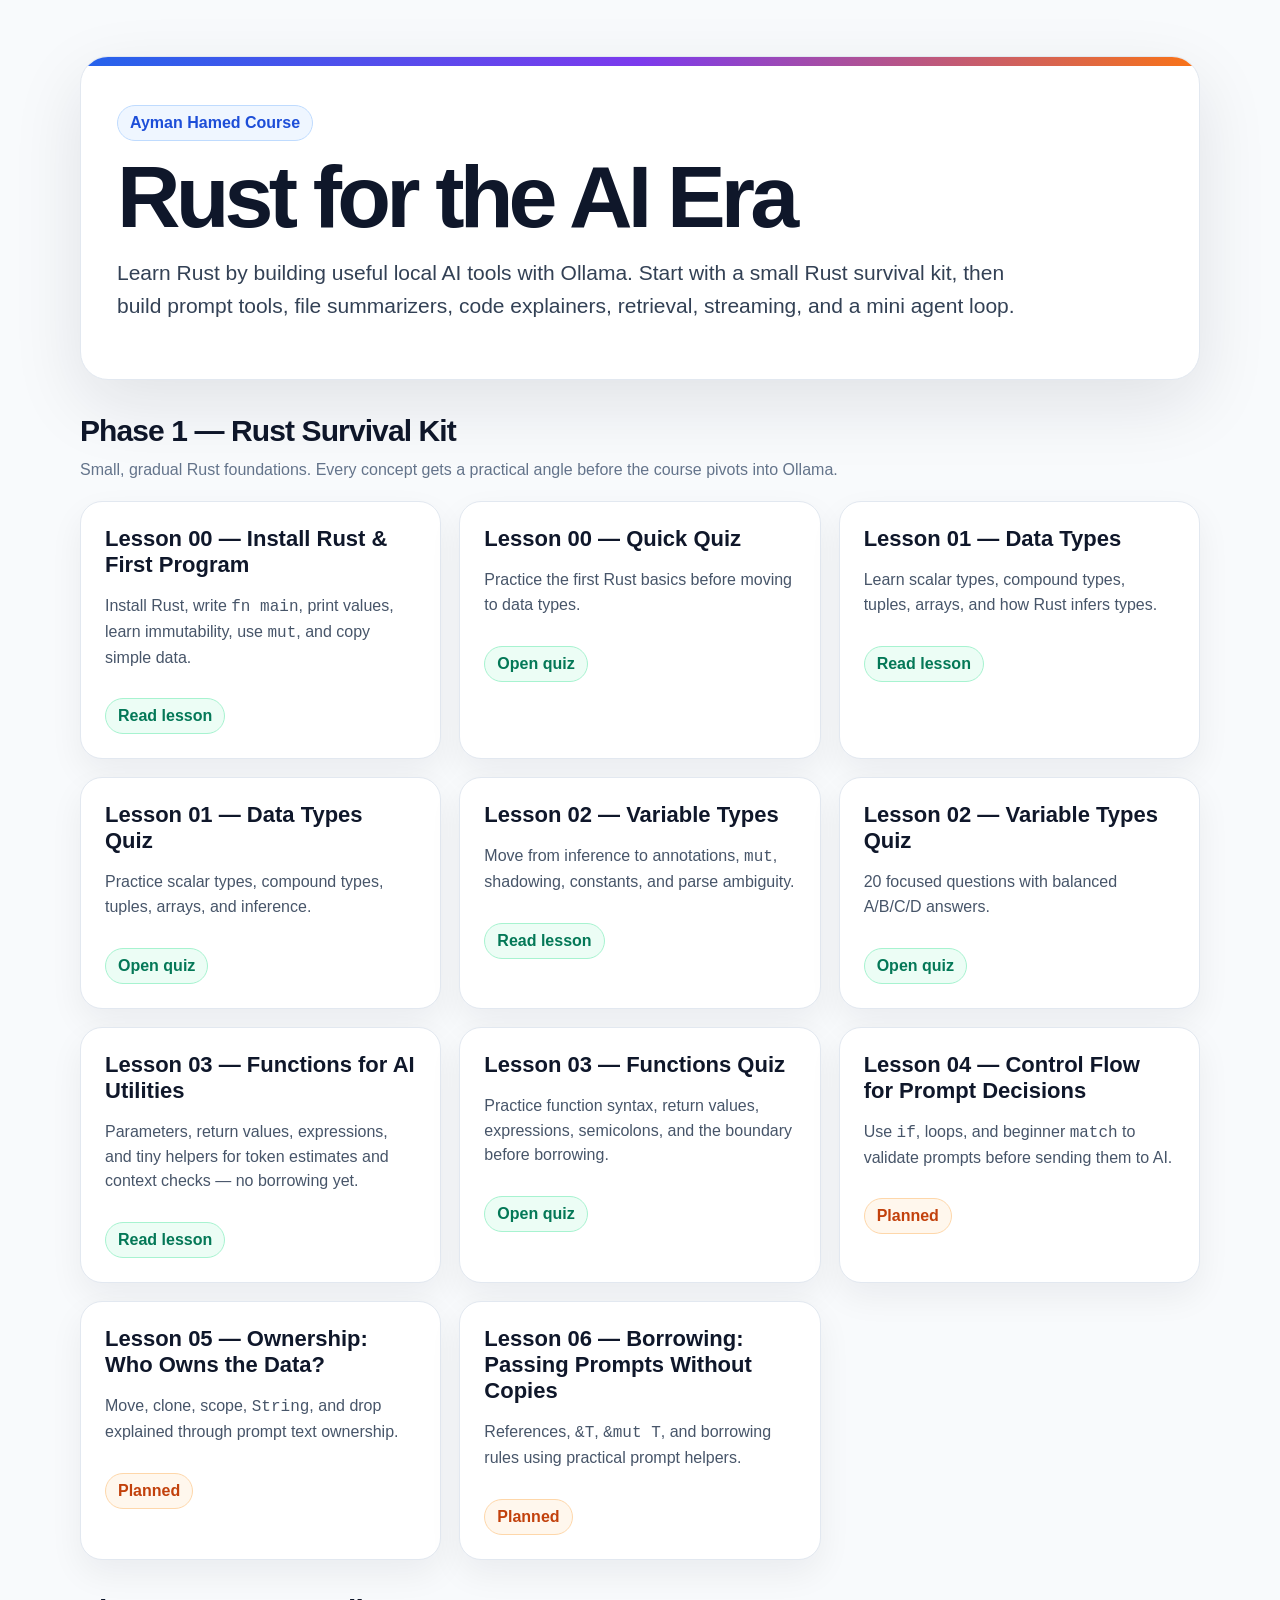
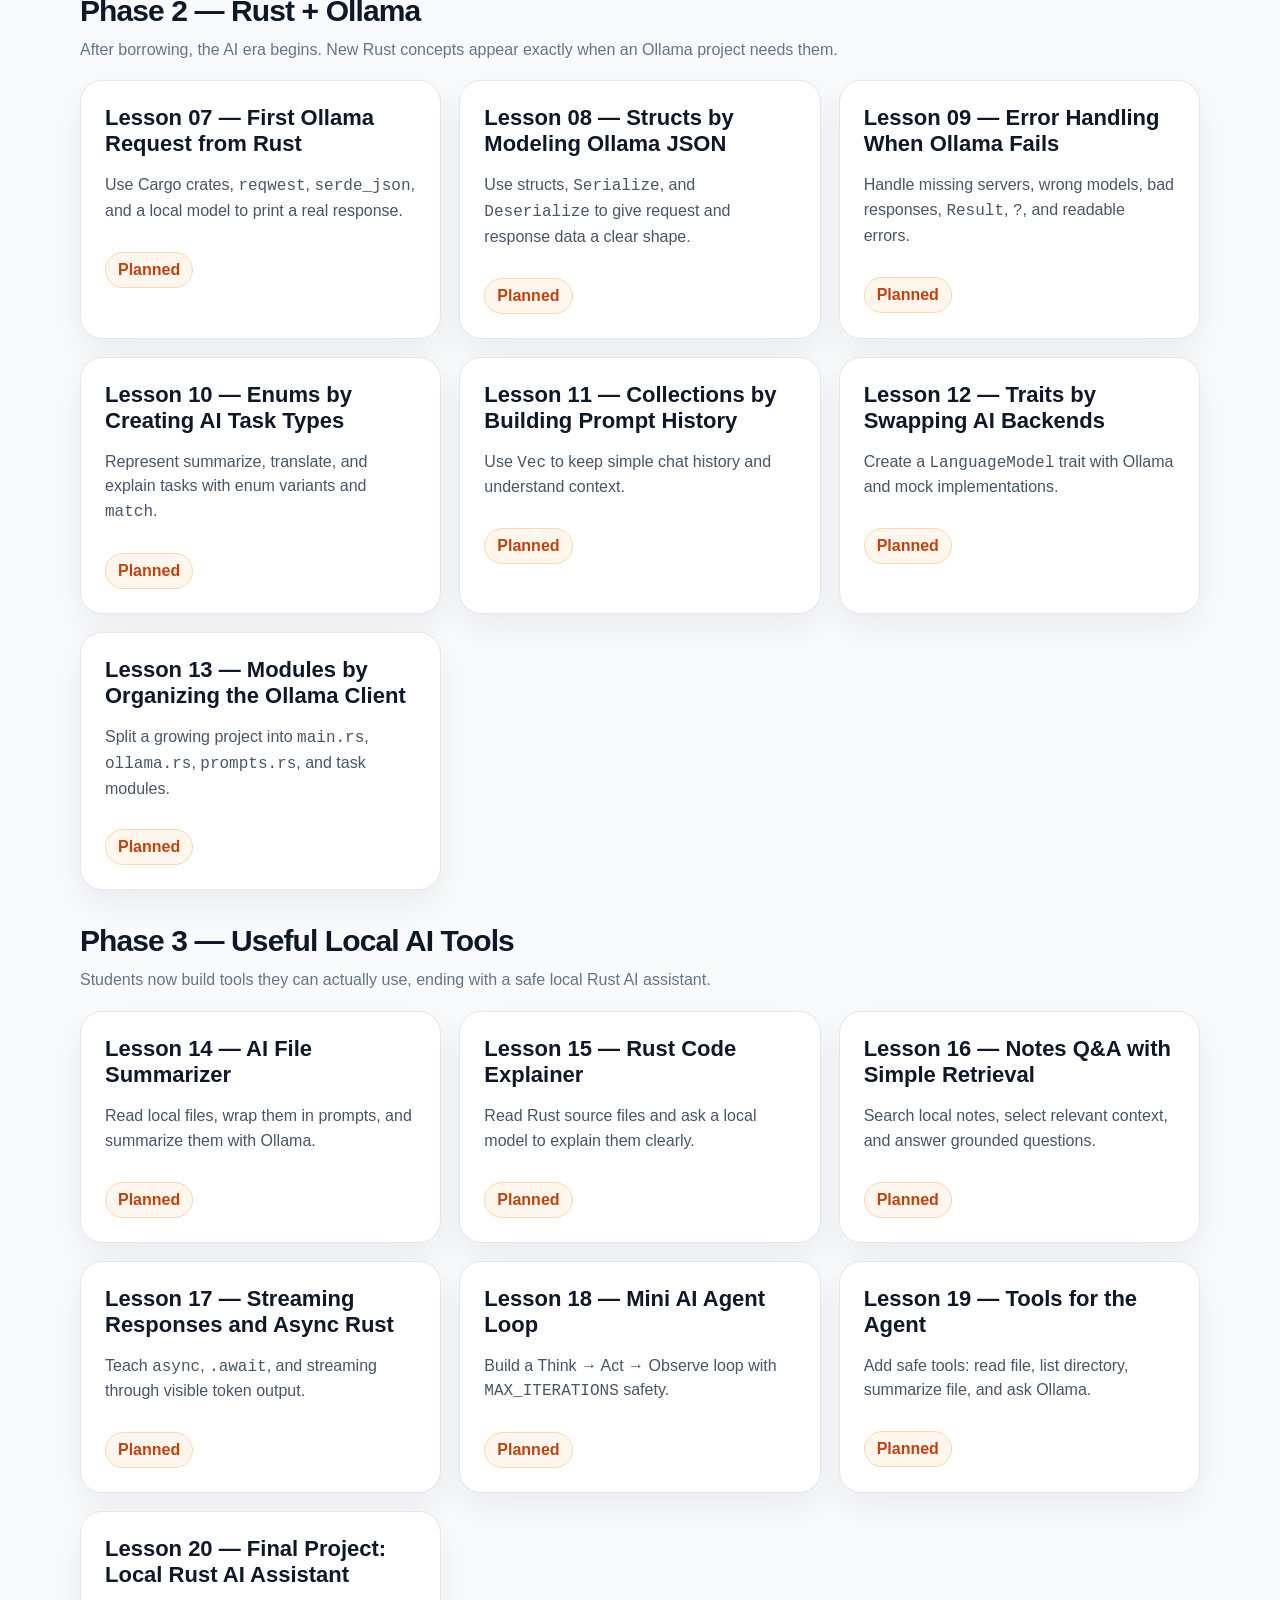
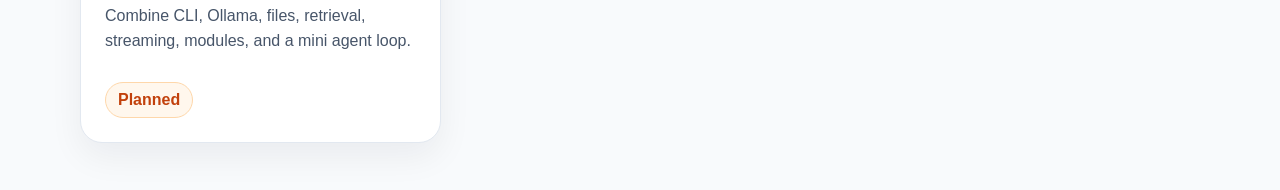
<file: index.html>
<!doctype html>
<html lang="en">
<head>
  <meta charset="utf-8">
  <meta name="viewport" content="width=device-width, initial-scale=1">
  <title>Rust for the AI Era</title>
  <style>
    body{font-family:-apple-system,BlinkMacSystemFont,"Segoe UI",sans-serif;margin:0;background:#f8fafc;color:#0f172a}
    .wrap{max-width:1120px;margin:0 auto;padding:56px 24px}
    .hero{background:white;border:1px solid #e2e8f0;border-radius:28px;padding:36px;box-shadow:0 24px 70px rgba(15,23,42,.1);position:relative;overflow:hidden}
    .hero:before{content:"";position:absolute;inset:0 0 auto;height:9px;background:linear-gradient(90deg,#2563eb,#7c3aed,#f97316)}
    h1{font-size:clamp(48px,8vw,88px);line-height:.9;margin:0 0 18px;letter-spacing:-.055em}
    h2{font-size:30px;margin:34px 0 10px;letter-spacing:-.03em}.subtitle{font-size:21px;color:#334155;line-height:1.55;max-width:900px}.phase-note{color:#64748b;margin:0 0 18px;line-height:1.55}
    .grid{display:grid;grid-template-columns:repeat(auto-fit,minmax(280px,1fr));gap:18px;margin-top:18px}.card{display:block;background:white;color:#0f172a;text-decoration:none;border:1px solid #e2e8f0;border-radius:22px;padding:24px;box-shadow:0 14px 34px rgba(15,23,42,.06)}
    .card strong{font-size:22px;line-height:1.18;display:block}.card p{color:#475569;line-height:1.55}.pill{display:inline-block;margin-top:12px;background:#eff6ff;color:#1d4ed8;border:1px solid #bfdbfe;border-radius:999px;padding:8px 12px;font-weight:800}.planned .pill{background:#fff7ed;color:#c2410c;border-color:#fed7aa}.built .pill{background:#ecfdf5;color:#047857;border-color:#a7f3d0}code{font-family:ui-monospace,SFMono-Regular,Menlo,Consolas,monospace}.built:hover{transform:translateY(-2px);transition:.18s ease;box-shadow:0 18px 42px rgba(15,23,42,.1)}
  </style>
</head>
<body>
  <main class="wrap">
    <section class="hero">
      <p class="pill">Ayman Hamed Course</p>
      <h1>Rust for the AI Era</h1>
      <p class="subtitle">Learn Rust by building useful local AI tools with Ollama. Start with a small Rust survival kit, then build prompt tools, file summarizers, code explainers, retrieval, streaming, and a mini agent loop.</p>
    </section>

    <h2>Phase 1 — Rust Survival Kit</h2>
    <p class="phase-note">Small, gradual Rust foundations. Every concept gets a practical angle before the course pivots into Ollama.</p>
    <section class="grid" aria-label="Phase 1 lessons">
      <a class="card built" href="lessons/00_install_and_first_program/">
        <strong>Lesson 00 — Install Rust & First Program</strong>
        <p>Install Rust, write <code>fn main</code>, print values, learn immutability, use <code>mut</code>, and copy simple data.</p>
        <span class="pill">Read lesson</span>
      </a>
      <a class="card built" href="lessons/00_install_and_first_program/quiz/">
        <strong>Lesson 00 — Quick Quiz</strong>
        <p>Practice the first Rust basics before moving to data types.</p>
        <span class="pill">Open quiz</span>
      </a>
      <a class="card built" href="lessons/01_data_types/">
        <strong>Lesson 01 — Data Types</strong>
        <p>Learn scalar types, compound types, tuples, arrays, and how Rust infers types.</p>
        <span class="pill">Read lesson</span>
      </a>
      <a class="card built" href="lessons/01_data_types/quiz/">
        <strong>Lesson 01 — Data Types Quiz</strong>
        <p>Practice scalar types, compound types, tuples, arrays, and inference.</p>
        <span class="pill">Open quiz</span>
      </a>
      <a class="card built" href="lessons/02_variable_types/">
        <strong>Lesson 02 — Variable Types</strong>
        <p>Move from inference to annotations, <code>mut</code>, shadowing, constants, and parse ambiguity.</p>
        <span class="pill">Read lesson</span>
      </a>
      <a class="card built" href="lessons/02_variable_types/quiz/">
        <strong>Lesson 02 — Variable Types Quiz</strong>
        <p>20 focused questions with balanced A/B/C/D answers.</p>
        <span class="pill">Open quiz</span>
      </a>
      <a class="card built" href="lessons/03_functions_for_ai_utilities/"><strong>Lesson 03 — Functions for AI Utilities</strong><p>Parameters, return values, expressions, and tiny helpers for token estimates and context checks — no borrowing yet.</p><span class="pill">Read lesson</span></a>
      <a class="card built" href="lessons/03_functions_for_ai_utilities/quiz/"><strong>Lesson 03 — Functions Quiz</strong><p>Practice function syntax, return values, expressions, semicolons, and the boundary before borrowing.</p><span class="pill">Open quiz</span></a>
      <div class="card planned"><strong>Lesson 04 — Control Flow for Prompt Decisions</strong><p>Use <code>if</code>, loops, and beginner <code>match</code> to validate prompts before sending them to AI.</p><span class="pill">Planned</span></div>
      <div class="card planned"><strong>Lesson 05 — Ownership: Who Owns the Data?</strong><p>Move, clone, scope, <code>String</code>, and drop explained through prompt text ownership.</p><span class="pill">Planned</span></div>
      <div class="card planned"><strong>Lesson 06 — Borrowing: Passing Prompts Without Copies</strong><p>References, <code>&amp;T</code>, <code>&amp;mut T</code>, and borrowing rules using practical prompt helpers.</p><span class="pill">Planned</span></div>
    </section>

    <h2>Phase 2 — Rust + Ollama</h2>
    <p class="phase-note">After borrowing, the AI era begins. New Rust concepts appear exactly when an Ollama project needs them.</p>
    <section class="grid" aria-label="Phase 2 lessons">
      <div class="card planned"><strong>Lesson 07 — First Ollama Request from Rust</strong><p>Use Cargo crates, <code>reqwest</code>, <code>serde_json</code>, and a local model to print a real response.</p><span class="pill">Planned</span></div>
      <div class="card planned"><strong>Lesson 08 — Structs by Modeling Ollama JSON</strong><p>Use structs, <code>Serialize</code>, and <code>Deserialize</code> to give request and response data a clear shape.</p><span class="pill">Planned</span></div>
      <div class="card planned"><strong>Lesson 09 — Error Handling When Ollama Fails</strong><p>Handle missing servers, wrong models, bad responses, <code>Result</code>, <code>?</code>, and readable errors.</p><span class="pill">Planned</span></div>
      <div class="card planned"><strong>Lesson 10 — Enums by Creating AI Task Types</strong><p>Represent summarize, translate, and explain tasks with enum variants and <code>match</code>.</p><span class="pill">Planned</span></div>
      <div class="card planned"><strong>Lesson 11 — Collections by Building Prompt History</strong><p>Use <code>Vec</code> to keep simple chat history and understand context.</p><span class="pill">Planned</span></div>
      <div class="card planned"><strong>Lesson 12 — Traits by Swapping AI Backends</strong><p>Create a <code>LanguageModel</code> trait with Ollama and mock implementations.</p><span class="pill">Planned</span></div>
      <div class="card planned"><strong>Lesson 13 — Modules by Organizing the Ollama Client</strong><p>Split a growing project into <code>main.rs</code>, <code>ollama.rs</code>, <code>prompts.rs</code>, and task modules.</p><span class="pill">Planned</span></div>
    </section>

    <h2>Phase 3 — Useful Local AI Tools</h2>
    <p class="phase-note">Students now build tools they can actually use, ending with a safe local Rust AI assistant.</p>
    <section class="grid" aria-label="Phase 3 lessons">
      <div class="card planned"><strong>Lesson 14 — AI File Summarizer</strong><p>Read local files, wrap them in prompts, and summarize them with Ollama.</p><span class="pill">Planned</span></div>
      <div class="card planned"><strong>Lesson 15 — Rust Code Explainer</strong><p>Read Rust source files and ask a local model to explain them clearly.</p><span class="pill">Planned</span></div>
      <div class="card planned"><strong>Lesson 16 — Notes Q&amp;A with Simple Retrieval</strong><p>Search local notes, select relevant context, and answer grounded questions.</p><span class="pill">Planned</span></div>
      <div class="card planned"><strong>Lesson 17 — Streaming Responses and Async Rust</strong><p>Teach <code>async</code>, <code>.await</code>, and streaming through visible token output.</p><span class="pill">Planned</span></div>
      <div class="card planned"><strong>Lesson 18 — Mini AI Agent Loop</strong><p>Build a Think → Act → Observe loop with <code>MAX_ITERATIONS</code> safety.</p><span class="pill">Planned</span></div>
      <div class="card planned"><strong>Lesson 19 — Tools for the Agent</strong><p>Add safe tools: read file, list directory, summarize file, and ask Ollama.</p><span class="pill">Planned</span></div>
      <div class="card planned"><strong>Lesson 20 — Final Project: Local Rust AI Assistant</strong><p>Combine CLI, Ollama, files, retrieval, streaming, modules, and a mini agent loop.</p><span class="pill">Planned</span></div>
    </section>
  </main>
</body>
</html>
</file>
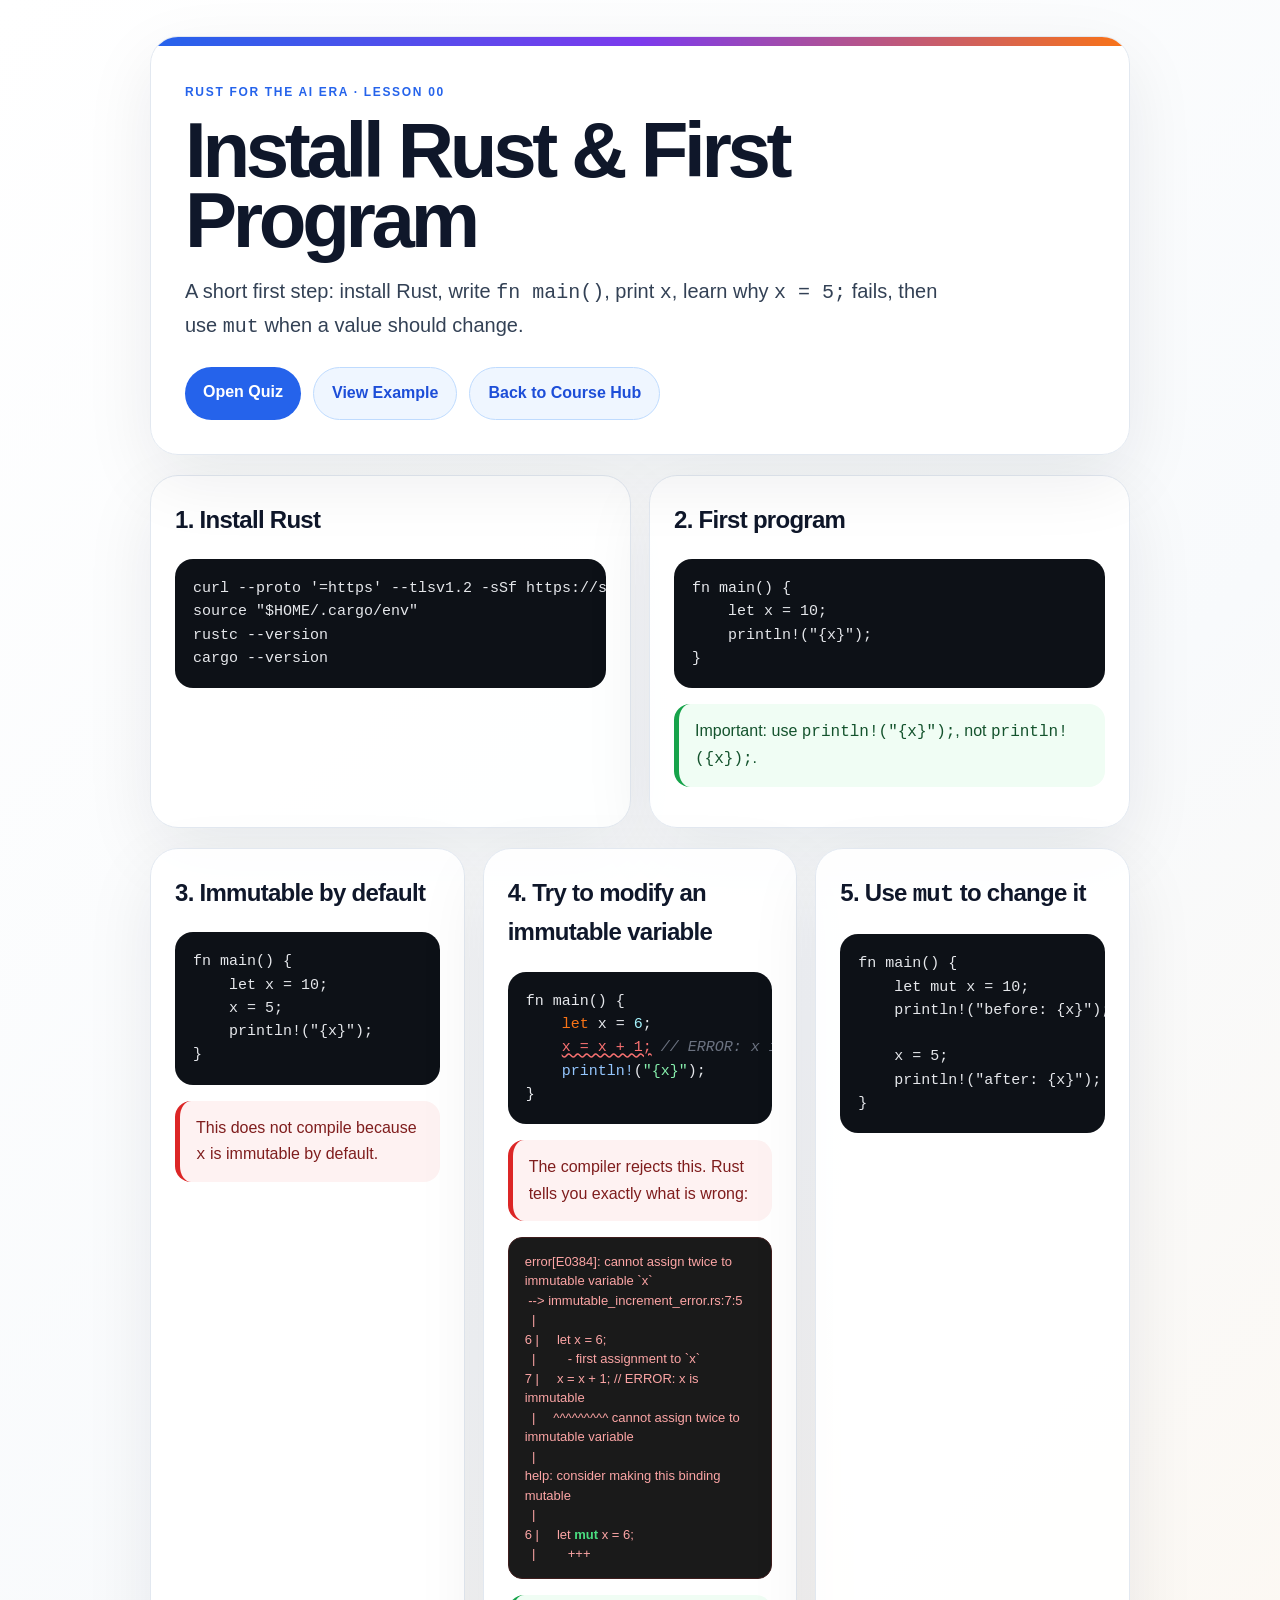
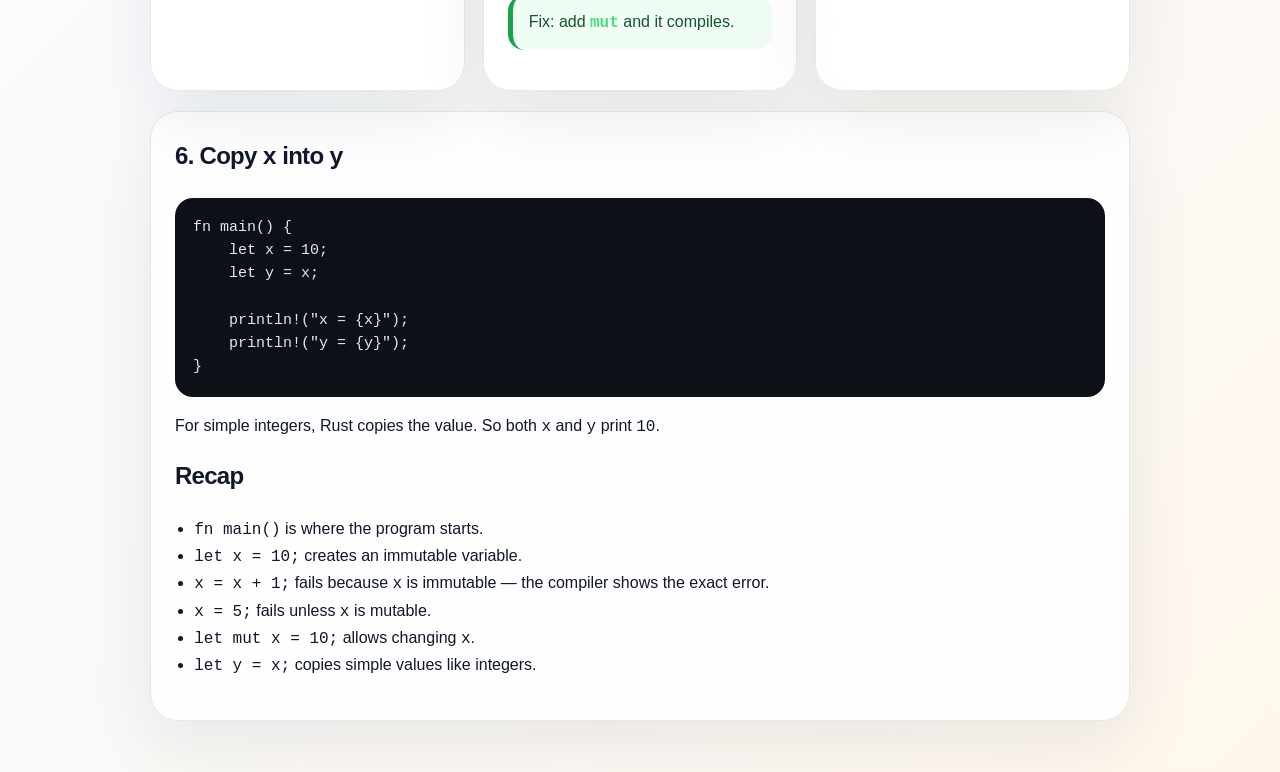
<file: lessons/00_install_and_first_program/index.html>
<!doctype html>
<html lang="en">
<head>
  <meta charset="utf-8" />
  <meta name="viewport" content="width=device-width, initial-scale=1" />
  <title>Lesson 00 — Install Rust & First Program</title>
  <style>
    :root{--bg:#f8fafc;--paper:#fff;--ink:#0f172a;--muted:#475569;--blue:#2563eb;--orange:#f97316;--line:#e2e8f0;--green:#16a34a}
    *{box-sizing:border-box}body{margin:0;background:linear-gradient(135deg,#fff,var(--bg),#fff7ed);color:var(--ink);font-family:Inter,-apple-system,BlinkMacSystemFont,"Segoe UI",sans-serif;line-height:1.65}
    main{width:min(980px,calc(100% - 32px));margin:0 auto;padding:36px 0 64px}.hero,.card{background:rgba(255,255,255,.9);border:1px solid var(--line);border-radius:28px;box-shadow:0 24px 70px rgba(15,23,42,.08)}
    .hero{padding:34px;position:relative;overflow:hidden}.hero:before{content:"";position:absolute;inset:0 0 auto;height:9px;background:linear-gradient(90deg,var(--blue),#7c3aed,var(--orange))}
    .eyebrow{color:var(--blue);font-size:12px;font-weight:900;letter-spacing:.14em;text-transform:uppercase}h1{font-size:clamp(42px,7vw,78px);line-height:.9;letter-spacing:-.055em;margin:.1em 0}.subtitle{font-size:20px;color:#334155;max-width:760px}.grid{display:grid;grid-template-columns:repeat(auto-fit,minmax(280px,1fr));gap:18px;margin-top:20px}.card{padding:24px}h2{letter-spacing:-.03em;margin-top:0}pre{background:#0d1117;color:#e5e7eb;border-radius:18px;padding:18px;overflow:auto;font-size:15px;line-height:1.55}code{font-family:ui-monospace,SFMono-Regular,Menlo,Consolas,monospace}.callout{border-left:5px solid var(--green);background:#f0fdf4;border-radius:16px;padding:14px 16px;color:#14532d}.bad{border-left-color:#dc2626;background:#fef2f2;color:#7f1d1d}.actions{display:flex;flex-wrap:wrap;gap:12px;margin-top:24px}.btn{display:inline-block;border-radius:999px;padding:12px 18px;font-weight:900;text-decoration:none}.primary{background:var(--blue);color:white}.ghost{background:#eff6ff;color:#1d4ed8;border:1px solid #bfdbfe}ul{padding-left:1.2rem}
    .kw{color:#f97316}.fn{color:#93c5fd}.num{color:#a5f3fc}.str{color:#86efac}.err{color:#f87171;text-decoration:underline wavy #f87171}.cmt{color:#6b7280;font-style:italic}.mut-fix{color:#4ade80;font-weight:bold}.compiler-out{background:#1a1a1a;color:#fca5a5;border:1px solid #3f1d1d;border-radius:14px;padding:14px 16px;font-size:13px;line-height:1.5;overflow:auto;white-space:pre-wrap}
  </style>
</head>
<body>
  <main>
    <section class="hero">
      <p class="eyebrow">Rust for the AI Era · Lesson 00</p>
      <h1>Install Rust & First Program</h1>
      <p class="subtitle">A short first step: install Rust, write <code>fn main()</code>, print <code>x</code>, learn why <code>x = 5;</code> fails, then use <code>mut</code> when a value should change.</p>
      <div class="actions">
        <a class="btn primary" href="quiz/">Open Quiz</a>
        <a class="btn ghost" href="examples/main.rs">View Example</a>
        <a class="btn ghost" href="../../">Back to Course Hub</a>
      </div>
    </section>

    <section class="grid">
      <article class="card">
        <h2>1. Install Rust</h2>
        <pre><code>curl --proto '=https' --tlsv1.2 -sSf https://sh.rustup.rs | sh
source "$HOME/.cargo/env"
rustc --version
cargo --version</code></pre>
      </article>
      <article class="card">
        <h2>2. First program</h2>
        <pre><code>fn main() {
    let x = 10;
    println!("{x}");
}</code></pre>
        <p class="callout">Important: use <code>println!("{x}");</code>, not <code>println!({x});</code>.</p>
      </article>
    </section>

    <section class="grid">
      <article class="card">
        <h2>3. Immutable by default</h2>
        <pre><code>fn main() {
    let x = 10;
    x = 5;
    println!("{x}");
}</code></pre>
        <p class="callout bad">This does not compile because <code>x</code> is immutable by default.</p>
      </article>
      <article class="card">
        <h2>4. Try to modify an immutable variable</h2>
        <pre><code>fn main() {
    <span class="kw">let</span> x = <span class="num">6</span>;
    <span class="err">x = x + 1;</span> <span class="cmt">// ERROR: x is immutable</span>
    <span class="fn">println!</span>(<span class="str">"{x}"</span>);
}</code></pre>
        <p class="callout bad">The compiler rejects this. Rust tells you exactly what is wrong:</p>
        <div class="compiler-out">error[E0384]: cannot assign twice to immutable variable `x`
 --> immutable_increment_error.rs:7:5
  |
6 |     let x = 6;
  |         - first assignment to `x`
7 |     x = x + 1; // ERROR: x is immutable
  |     ^^^^^^^^^ cannot assign twice to immutable variable
  |
help: consider making this binding mutable
  |
6 |     let <span class="mut-fix">mut</span> x = 6;
  |         +++</div>
        <p class="callout">Fix: add <code class="mut-fix">mut</code> and it compiles.</p>
      </article>
      <article class="card">
        <h2>5. Use <code>mut</code> to change it</h2>
        <pre><code>fn main() {
    let mut x = 10;
    println!("before: {x}");

    x = 5;
    println!("after: {x}");
}</code></pre>
      </article>
    </section>

    <section class="card" style="margin-top:20px">
      <h2>6. Copy <code>x</code> into <code>y</code></h2>
      <pre><code>fn main() {
    let x = 10;
    let y = x;

    println!("x = {x}");
    println!("y = {y}");
}</code></pre>
      <p>For simple integers, Rust copies the value. So both <code>x</code> and <code>y</code> print <code>10</code>.</p>
      <h2>Recap</h2>
      <ul>
        <li><code>fn main()</code> is where the program starts.</li>
        <li><code>let x = 10;</code> creates an immutable variable.</li>
        <li><code>x = x + 1;</code> fails because <code>x</code> is immutable — the compiler shows the exact error.</li>
        <li><code>x = 5;</code> fails unless <code>x</code> is mutable.</li>
        <li><code>let mut x = 10;</code> allows changing <code>x</code>.</li>
        <li><code>let y = x;</code> copies simple values like integers.</li>
      </ul>
    </section>
  </main>
</body>
</html>
</file>
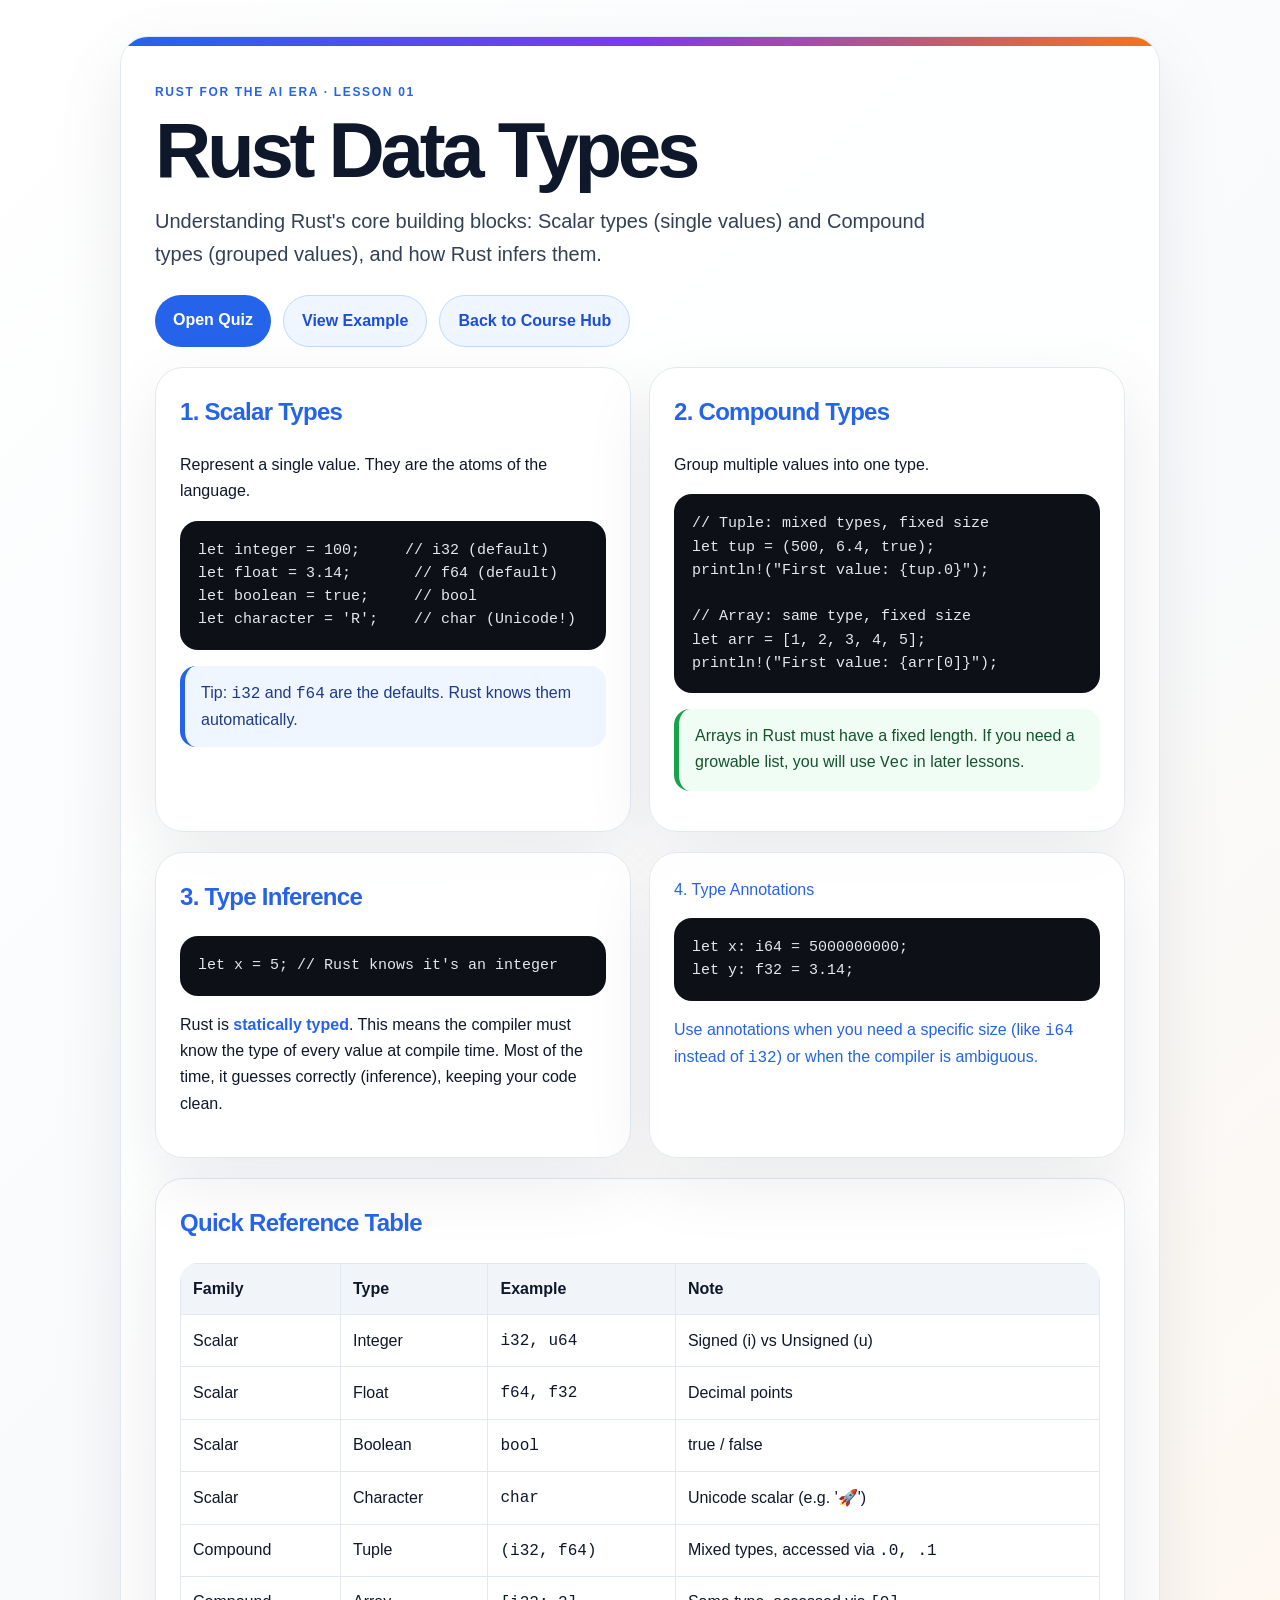
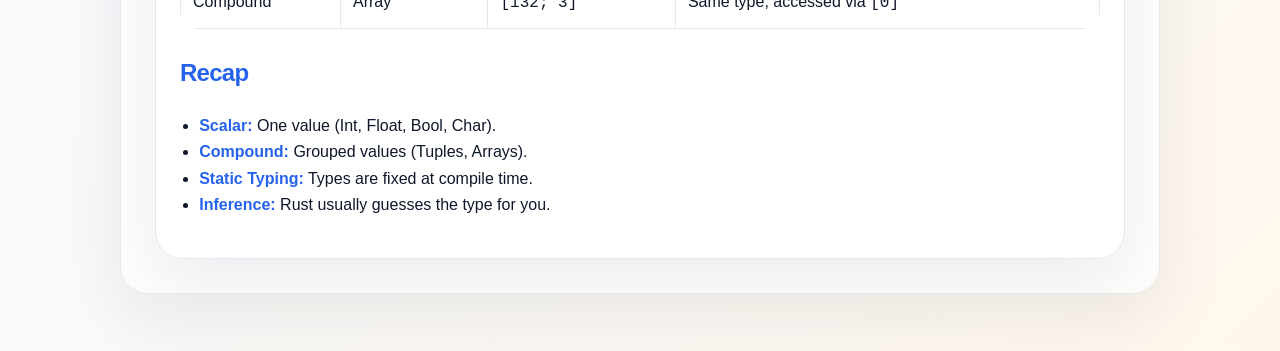
<file: lessons/01_data_types/index.html>
<!doctype html>
<html lang="en">
<head>
  <meta charset="utf-8" />
  <meta name="viewport" content="width=device-width, initial-scale=1" />
  <title>Lesson 01 — Rust Data Types</title>
  <style>
    :root{--bg:#f8fafc;--paper:#fff;--ink:#0f172a;--muted:#475569;--blue:#2563eb;--orange:#f97316;--line:#e2e8f0;--green:#16a34a;--red:#dc2626}
    *{box-sizing:border-box}body{margin:0;background:linear-gradient(135deg,#fff,var(--bg),#fff7ed);color:var(--ink);font-family:Inter,-apple-system,BlinkMacSystemFont,"Segoe UI",sans-serif;line-height:1.65}
    main{width:min(1040px,calc(100% - 32px));margin:0 auto;padding:36px 0 64px}.hero,.card{background:rgba(255,255,255,.9);border:1px solid var(--line);border-radius:28px;box-shadow:0 24px 70px rgba(15,23,42,.08)}
    .hero{padding:34px;position:relative;overflow:hidden}.hero:before{content:"";position:absolute;inset:0 0 auto;height:9px;background:linear-gradient(90deg,var(--blue),#7c3aed,var(--orange))}
    .eyebrow{color:var(--blue);font-size:12px;font-weight:900;letter-spacing:.14em;text-transform:uppercase}h1{font-size:clamp(42px,7vw,78px);line-height:.9;letter-spacing:-.055em;margin:.1em 0}.subtitle{font-size:20px;color:#334155;max-width:820px}.grid{display:grid;grid-template-columns:repeat(auto-fit,minmax(300px,1fr));gap:18px;margin-top:20px}.card{padding:24px}h2{letter-spacing:-.03em;margin-top:0}pre{background:#0d1117;color:#e5e7eb;border-radius:18px;padding:18px;overflow:auto;font-size:15px;line-height:1.55}code{font-family:ui-monospace,SFMono-Regular,Menlo,Consolas,monospace}.callout{border-left:5px solid var(--green);background:#f0fdf4;border-radius:16px;padding:14px 16px;color:#14532d}.bad{border-left-color:var(--red);background:#fef2f2;color:#7f1d1d}.blue{border-left-color:var(--blue);background:#eff6ff;color:#1e3a8a}.actions{display:flex;flex-wrap:wrap;gap:12px;margin-top:24px}.btn{display:inline-block;border-radius:999px;padding:12px 18px;font-weight:900;text-decoration:none}.primary{background:var(--blue);color:white}.ghost{background:#eff6ff;color:#1d4ed8;border:1px solid #bfdbfe}table{border-collapse:collapse;width:100%;overflow:hidden;border-radius:18px;background:white}th,td{border:1px solid var(--line);padding:12px;text-align:left}th{background:#f1f5f9;color:#0f172a}ul{padding-left:1.2rem}
  </style>
</head>
<body>
  <main>
    <section class="hero">
      <p class="eyebrow">Rust for the AI Era · Lesson 01</p>
      <h1>Rust Data Types</h1>
      <p class="subtitle">Understanding Rust's core building blocks: Scalar types (single values) and Compound types (grouped values), and how Rust infers them.</p>
      <div class="actions">
        <a class="btn primary" href="quiz/">Open Quiz</a>
        <a class="btn ghost" href="examples/main.rs">View Example</a>
        <a class="btn ghost" href="../../">Back to Course Hub</a>
      </div
    </section>

    <section class="grid">
      <article class="card">
        <h2 style="color:var(--blue)">1. Scalar Types</h2>
        <p>Represent a single value. They are the atoms of the language.</p>
        <pre><code class="language-rust">let integer = 100;     // i32 (default)
let float = 3.14;       // f64 (default)
let boolean = true;     // bool
let character = 'R';    // char (Unicode!)</code></pre>
        <p class="callout blue">Tip: <code class="language-rust">i32</code> and <code class="language-rust">f64</code> are the defaults. Rust knows them automatically.</p>
      </article>
      <article class="card">
        <h2 style="color:var(--blue)">2. Compound Types</h2>
        <p>Group multiple values into one type.</p>
        <pre><code class="language-rust">// Tuple: mixed types, fixed size
let tup = (500, 6.4, true);
println!("First value: {tup.0}");

// Array: same type, fixed size
let arr = [1, 2, 3, 4, 5];
println!("First value: {arr[0]}");</code></pre>
        <p class="callout">Arrays in Rust must have a fixed length. If you need a growable list, you will use <code class="language-rust">Vec</code> in later lessons.</p>
      </article>
    </section>

    <section class="grid">
      <article class="card">
        <h2 style="color:var(--blue)">3. Type Inference</h2>
        <pre><code class="language-rust">let x = 5; // Rust knows it's an integer
</code></pre>
        <p>Rust is <strong style="color:var(--blue)">statically typed</strong>. This means the compiler must know the type of every value at compile time. Most of the time, it guesses correctly (inference), keeping your code clean.</p>
      </article>
      <article class="card">
        <h la style="color:var(--blue)">4. Type Annotations</h2>
        <pre><code class="language-rust">let x: i64 = 5000000000;
let y: f32 = 3.14;</code></pre>
        <p>Use annotations when you need a specific size (like <code class="language-rust">i64</code> instead of <code class="language-rust">i32</code>) or when the compiler is ambiguous.</p>
      </article>
    </section>

    <section class="card" style="margin-top:20px">
      <h2 style="color:var(--blue)">Quick Reference Table</h2>
      <table style="margin-bottom:24px">
        <thead>
          <tr><th>Family</th><th>Type</th><th>Example</th><th>Note</th></tr>
        </thead>
        <tbody>
          <tr><td>Scalar</td><td>Integer</td><td><code class="language-rust">i32, u64</code></td><td>Signed (i) vs Unsigned (u)</td></tr>
          <tr><td>Scalar</td><td>Float</td><td><code class="language-rust">f64, f32</code></td><td>Decimal points</td></tr>
          <tr><td>Scalar</td><td>Boolean</td><td><code class="language-rust">bool</code></td><td>true / false</td></tr>
          <tr><td>Scalar</td><td>Character</td><td><code class="language-rust">char</code></td><td>Unicode scalar (e.g. '🚀')</td></tr>
          <tr><td>Compound</td><td>Tuple</td><td><code class="language-rust">(i32, f64)</code></td><td>Mixed types, accessed via <code class="language-rust">.0, .1</code></td></tr>
          <tr><td>Compound</td><td>Array</td><td><code class="language-rust">[i32; 3]</code></td><td>Same type, accessed via <code class="language-rust">[0]</code></td></tr>
        </tbody>
      </table>
      <h2 style="color:var(--blue)">Recap</h2>
      <ul>
        <li><strong style="color:var(--blue)">Scalar:</strong> One value (Int, Float, Bool, Char).</li>
        <li><strong style="color:var(--blue)">Compound:</strong> Grouped values (Tuples, Arrays).</li>
        <li><strong style="color:var(--blue)">Static Typing:</strong> Types are fixed at compile time.</li>
        <li><strong style="color:var(--blue)">Inference:</strong> Rust usually guesses the type for you.</li>
      </ul>
    </section>
  </main>
</body>
</html>
</file>
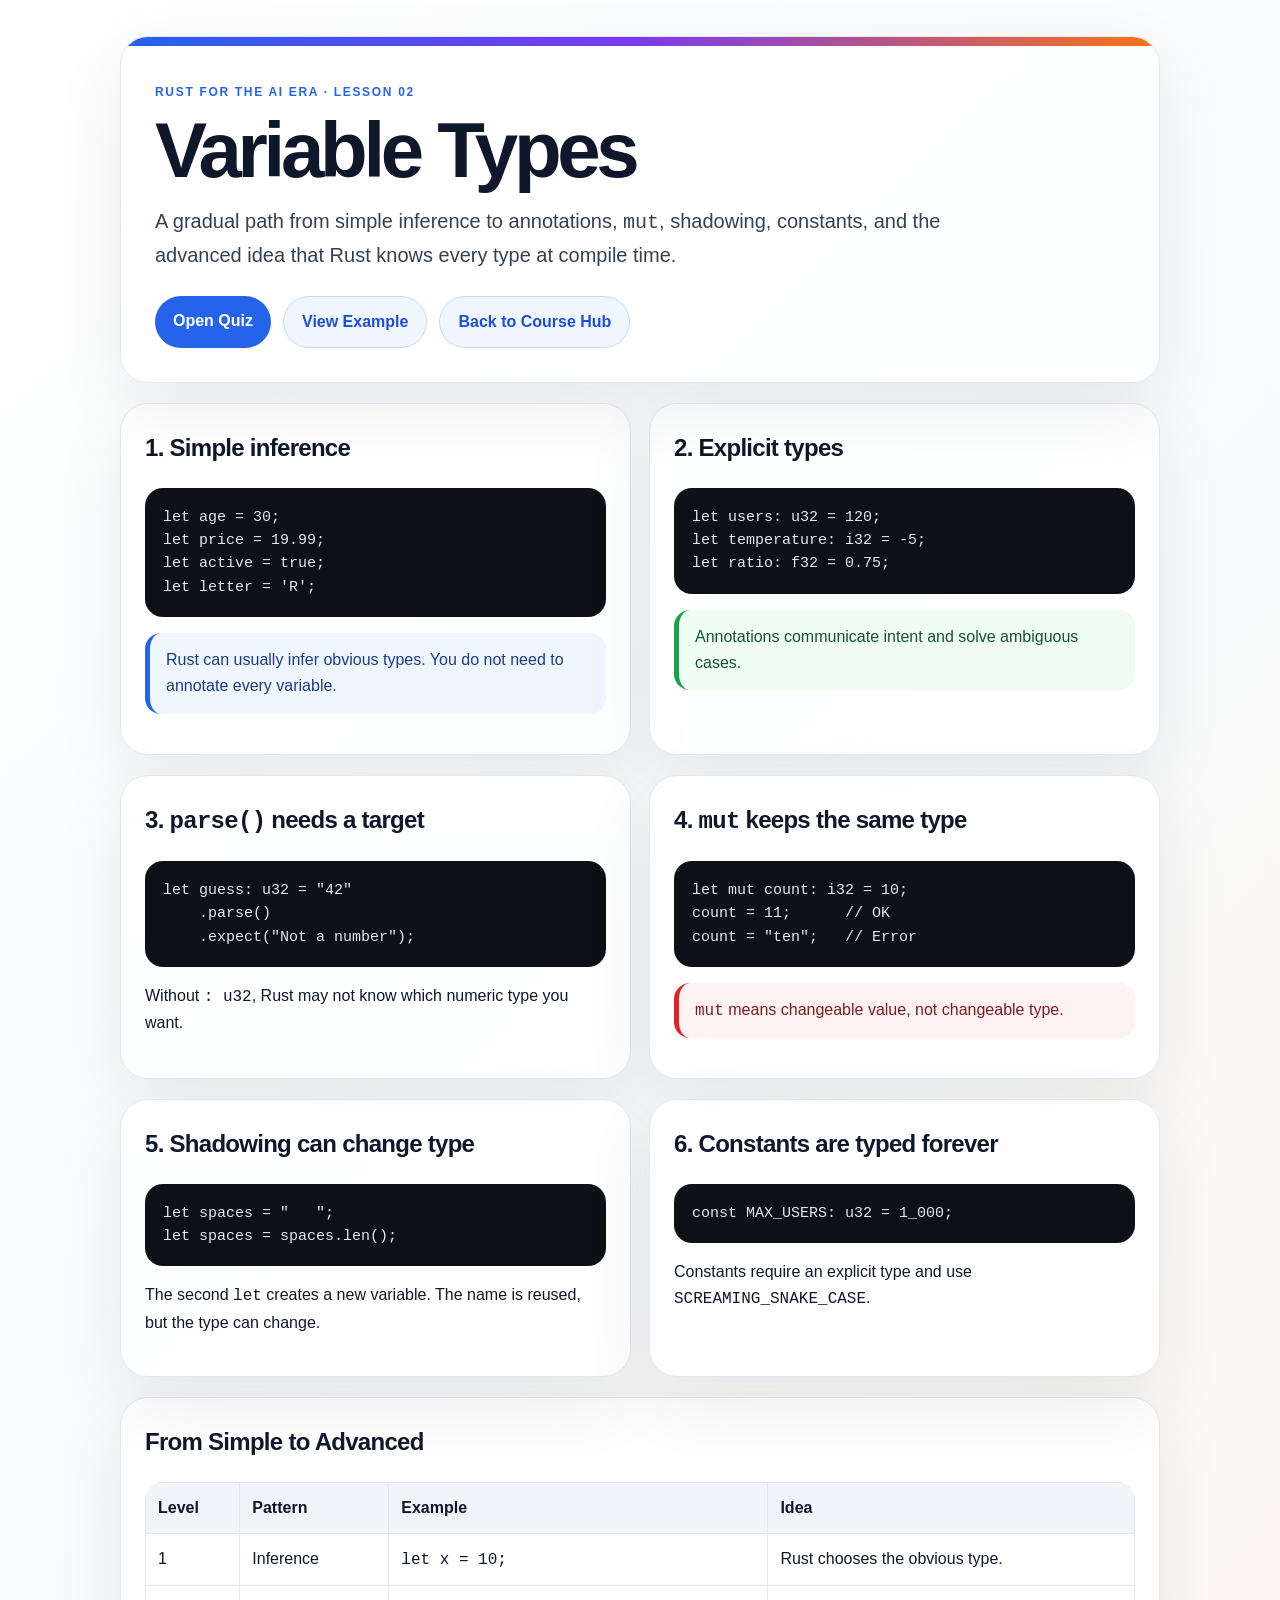
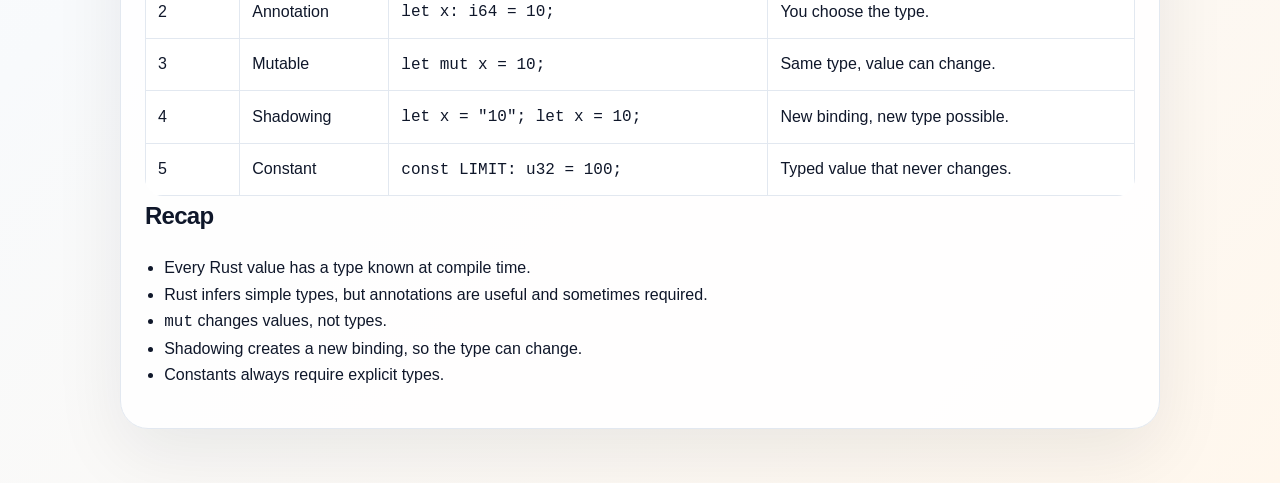
<file: lessons/02_variable_types/index.html>
<!doctype html>
<html lang="en">
<head>
  <meta charset="utf-8" />
  <meta name="viewport" content="width=device-width, initial-scale=1" />
  <title>Lesson 02 — Variable Types</title>
  <style>
    :root{--bg:#f8fafc;--paper:#fff;--ink:#0f172a;--muted:#475569;--blue:#2563eb;--orange:#f97316;--line:#e2e8f0;--green:#16a34a;--red:#dc2626}
    *{box-sizing:border-box}body{margin:0;background:linear-gradient(135deg,#fff,var(--bg),#fff7ed);color:var(--ink);font-family:Inter,-apple-system,BlinkMacSystemFont,"Segoe UI",sans-serif;line-height:1.65}
    main{width:min(1040px,calc(100% - 32px));margin:0 auto;padding:36px 0 64px}.hero,.card{background:rgba(255,255,255,.9);border:1px solid var(--line);border-radius:28px;box-shadow:0 24px 70px rgba(15,23,42,.08)}
    .hero{padding:34px;position:relative;overflow:hidden}.hero:before{content:"";position:absolute;inset:0 0 auto;height:9px;background:linear-gradient(90deg,var(--blue),#7c3aed,var(--orange))}
    .eyebrow{color:var(--blue);font-size:12px;font-weight:900;letter-spacing:.14em;text-transform:uppercase}h1{font-size:clamp(42px,7vw,78px);line-height:.9;letter-spacing:-.055em;margin:.1em 0}.subtitle{font-size:20px;color:#334155;max-width:820px}.grid{display:grid;grid-template-columns:repeat(auto-fit,minmax(300px,1fr));gap:18px;margin-top:20px}.card{padding:24px}h2{letter-spacing:-.03em;margin-top:0}pre{background:#0d1117;color:#e5e7eb;border-radius:18px;padding:18px;overflow:auto;font-size:15px;line-height:1.55}code{font-family:ui-monospace,SFMono-Regular,Menlo,Consolas,monospace}.callout{border-left:5px solid var(--green);background:#f0fdf4;border-radius:16px;padding:14px 16px;color:#14532d}.bad{border-left-color:var(--red);background:#fef2f2;color:#7f1d1d}.blue{border-left-color:var(--blue);background:#eff6ff;color:#1e3a8a}.actions{display:flex;flex-wrap:wrap;gap:12px;margin-top:24px}.btn{display:inline-block;border-radius:999px;padding:12px 18px;font-weight:900;text-decoration:none}.primary{background:var(--blue);color:white}.ghost{background:#eff6ff;color:#1d4ed8;border:1px solid #bfdbfe}table{border-collapse:collapse;width:100%;overflow:hidden;border-radius:18px;background:white}th,td{border:1px solid var(--line);padding:12px;text-align:left}th{background:#f1f5f9}ul{padding-left:1.2rem}
  </style>
</head>
<body>
  <main>
    <section class="hero">
      <p class="eyebrow">Rust for the AI Era · Lesson 02</p>
      <h1>Variable Types</h1>
      <p class="subtitle">A gradual path from simple inference to annotations, <code>mut</code>, shadowing, constants, and the advanced idea that Rust knows every type at compile time.</p>
      <div class="actions">
        <a class="btn primary" href="quiz/">Open Quiz</a>
        <a class="btn ghost" href="examples/main.rs">View Example</a>
        <a class="btn ghost" href="../../">Back to Course Hub</a>
      </div>
    </section>

    <section class="grid">
      <article class="card">
        <h2>1. Simple inference</h2>
        <pre><code>let age = 30;
let price = 19.99;
let active = true;
let letter = 'R';</code></pre>
        <p class="callout blue">Rust can usually infer obvious types. You do not need to annotate every variable.</p>
      </article>
      <article class="card">
        <h2>2. Explicit types</h2>
        <pre><code>let users: u32 = 120;
let temperature: i32 = -5;
let ratio: f32 = 0.75;</code></pre>
        <p class="callout">Annotations communicate intent and solve ambiguous cases.</p>
      </article>
    </section>

    <section class="grid">
      <article class="card">
        <h2>3. <code>parse()</code> needs a target</h2>
        <pre><code>let guess: u32 = "42"
    .parse()
    .expect("Not a number");</code></pre>
        <p>Without <code>: u32</code>, Rust may not know which numeric type you want.</p>
      </article>
      <article class="card">
        <h2>4. <code>mut</code> keeps the same type</h2>
        <pre><code>let mut count: i32 = 10;
count = 11;      // OK
count = "ten";   // Error</code></pre>
        <p class="callout bad"><code>mut</code> means changeable value, not changeable type.</p>
      </article>
    </section>

    <section class="grid">
      <article class="card">
        <h2>5. Shadowing can change type</h2>
        <pre><code>let spaces = "   ";
let spaces = spaces.len();</code></pre>
        <p>The second <code>let</code> creates a new variable. The name is reused, but the type can change.</p>
      </article>
      <article class="card">
        <h2>6. Constants are typed forever</h2>
        <pre><code>const MAX_USERS: u32 = 1_000;</code></pre>
        <p>Constants require an explicit type and use <code>SCREAMING_SNAKE_CASE</code>.</p>
      </article>
    </section>

    <section class="card" style="margin-top:20px">
      <h2>From Simple to Advanced</h2>
      <table>
        <thead><tr><th>Level</th><th>Pattern</th><th>Example</th><th>Idea</th></tr></thead>
        <tbody>
          <tr><td>1</td><td>Inference</td><td><code>let x = 10;</code></td><td>Rust chooses the obvious type.</td></tr>
          <tr><td>2</td><td>Annotation</td><td><code>let x: i64 = 10;</code></td><td>You choose the type.</td></tr>
          <tr><td>3</td><td>Mutable</td><td><code>let mut x = 10;</code></td><td>Same type, value can change.</td></tr>
          <tr><td>4</td><td>Shadowing</td><td><code>let x = "10"; let x = 10;</code></td><td>New binding, new type possible.</td></tr>
          <tr><td>5</td><td>Constant</td><td><code>const LIMIT: u32 = 100;</code></td><td>Typed value that never changes.</td></tr>
        </tbody>
      </table>
      <h2>Recap</h2>
      <ul>
        <li>Every Rust value has a type known at compile time.</li>
        <li>Rust infers simple types, but annotations are useful and sometimes required.</li>
        <li><code>mut</code> changes values, not types.</li>
        <li>Shadowing creates a new binding, so the type can change.</li>
        <li>Constants always require explicit types.</li>
      </ul>
    </section>
  </main>
</body>
</html>
</file>
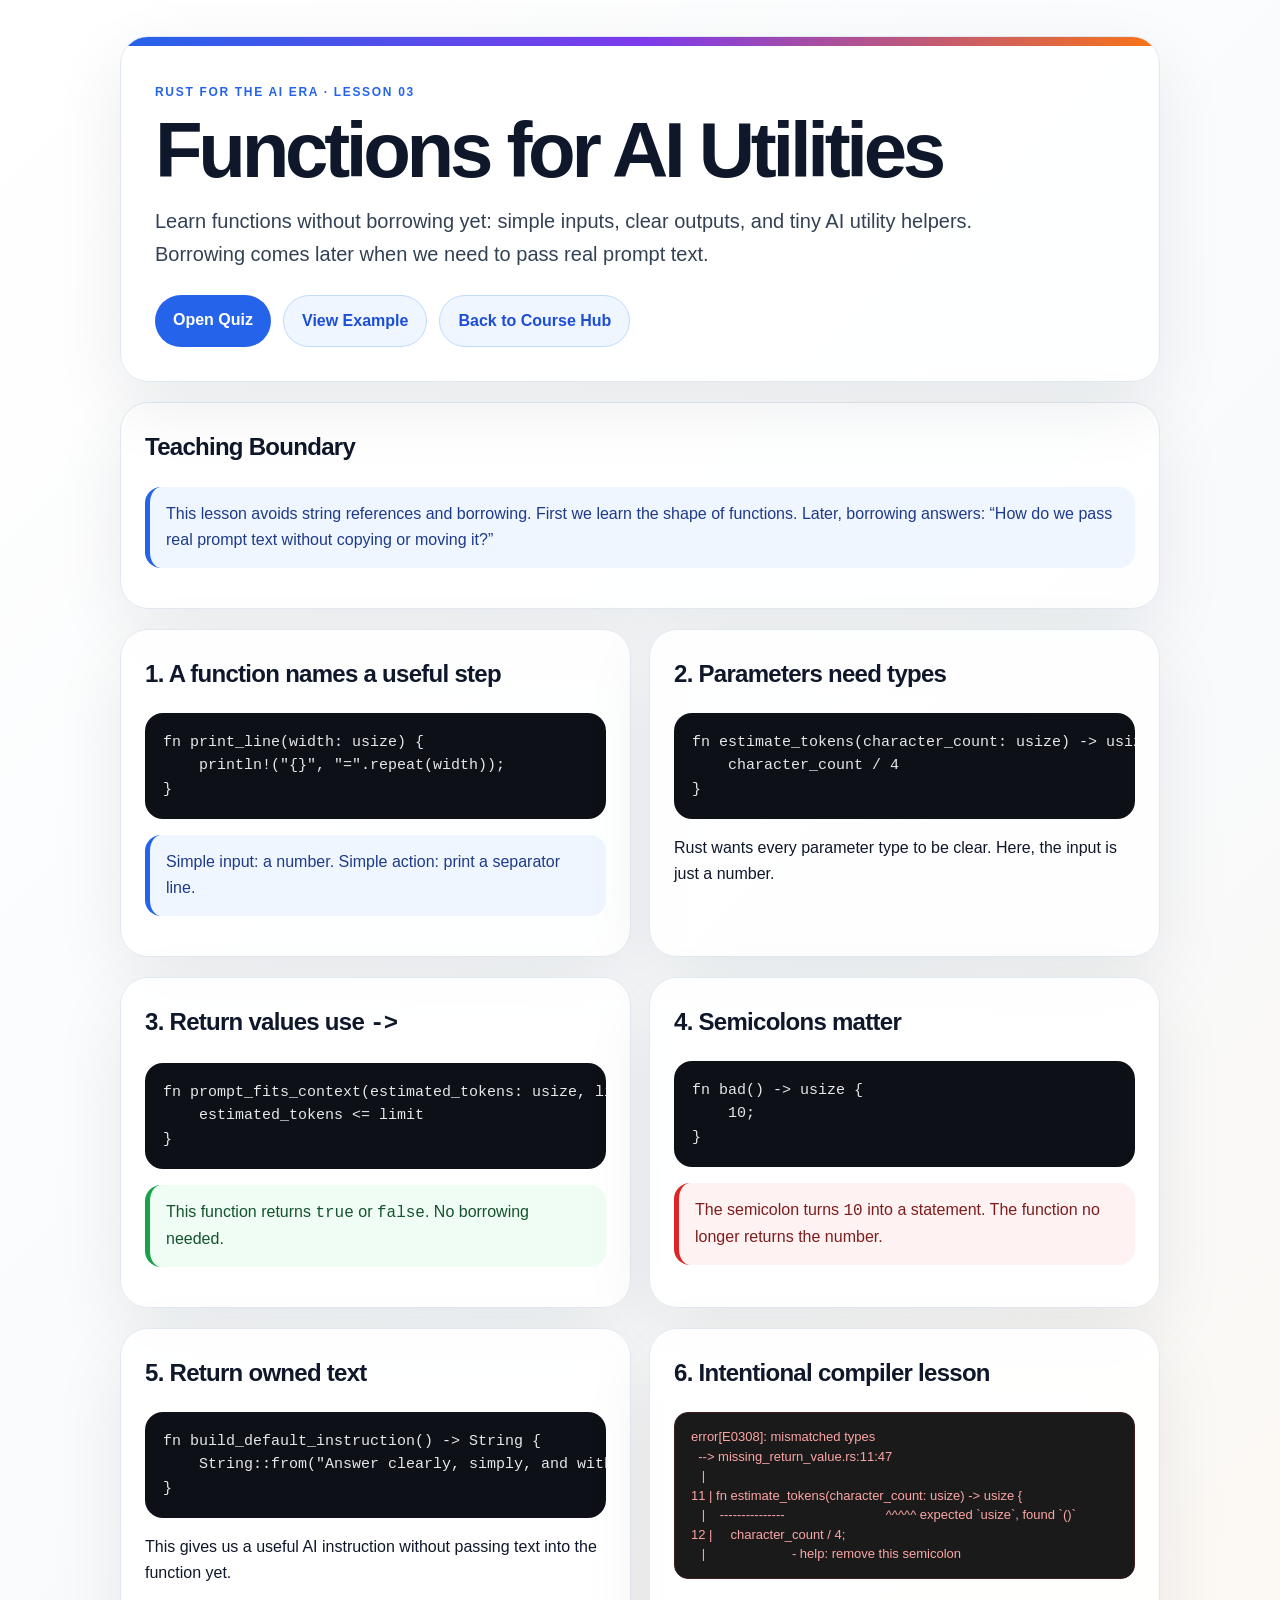
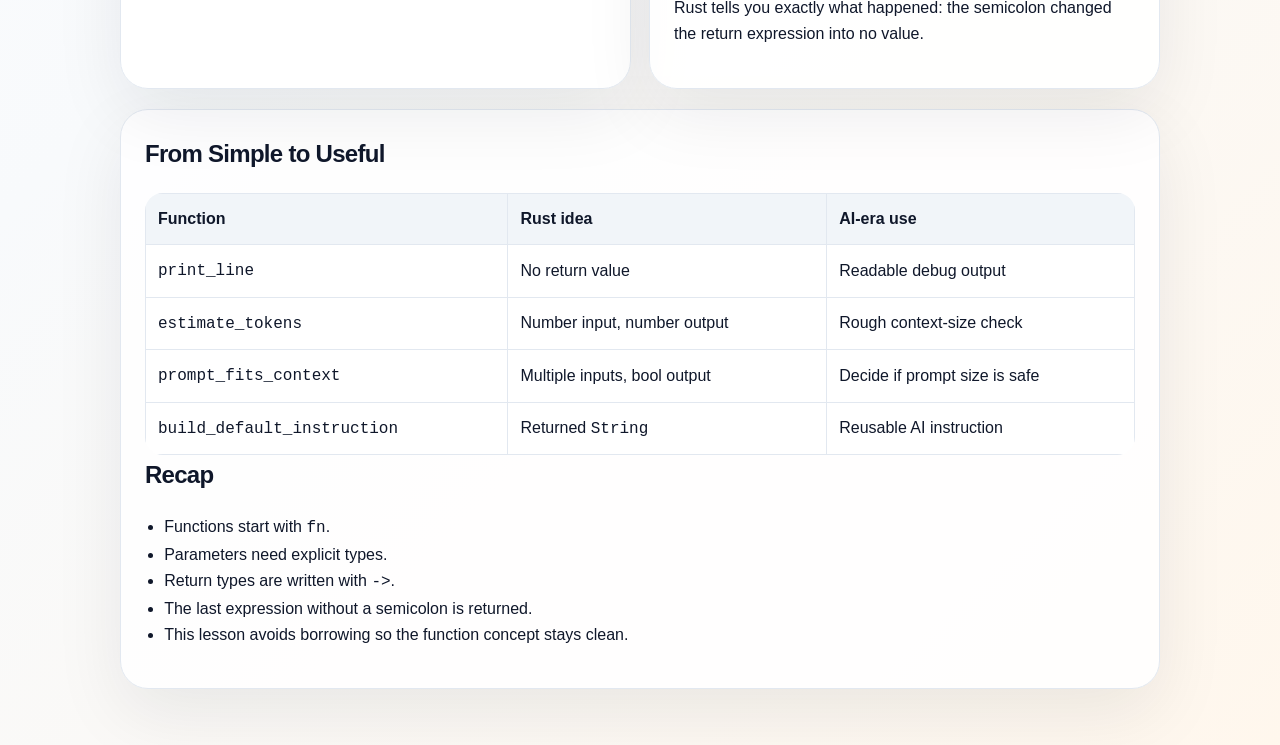
<file: lessons/03_functions_for_ai_utilities/index.html>
<!doctype html>
<html lang="en">
<head>
  <meta charset="utf-8" />
  <meta name="viewport" content="width=device-width, initial-scale=1" />
  <title>Lesson 03 — Functions for AI Utilities</title>
  <style>
    :root{--bg:#f8fafc;--paper:#fff;--ink:#0f172a;--muted:#475569;--blue:#2563eb;--orange:#f97316;--line:#e2e8f0;--green:#16a34a;--red:#dc2626}
    *{box-sizing:border-box}body{margin:0;background:linear-gradient(135deg,#fff,var(--bg),#fff7ed);color:var(--ink);font-family:Inter,-apple-system,BlinkMacSystemFont,"Segoe UI",sans-serif;line-height:1.65}
    main{width:min(1040px,calc(100% - 32px));margin:0 auto;padding:36px 0 64px}.hero,.card{background:rgba(255,255,255,.9);border:1px solid var(--line);border-radius:28px;box-shadow:0 24px 70px rgba(15,23,42,.08)}
    .hero{padding:34px;position:relative;overflow:hidden}.hero:before{content:"";position:absolute;inset:0 0 auto;height:9px;background:linear-gradient(90deg,var(--blue),#7c3aed,var(--orange))}
    .eyebrow{color:var(--blue);font-size:12px;font-weight:900;letter-spacing:.14em;text-transform:uppercase}h1{font-size:clamp(42px,7vw,78px);line-height:.9;letter-spacing:-.055em;margin:.1em 0}.subtitle{font-size:20px;color:#334155;max-width:840px}.grid{display:grid;grid-template-columns:repeat(auto-fit,minmax(300px,1fr));gap:18px;margin-top:20px}.card{padding:24px}h2{letter-spacing:-.03em;margin-top:0}pre{background:#0d1117;color:#e5e7eb;border-radius:18px;padding:18px;overflow:auto;font-size:15px;line-height:1.55}code{font-family:ui-monospace,SFMono-Regular,Menlo,Consolas,monospace}.callout{border-left:5px solid var(--green);background:#f0fdf4;border-radius:16px;padding:14px 16px;color:#14532d}.bad{border-left-color:var(--red);background:#fef2f2;color:#7f1d1d}.blue{border-left-color:var(--blue);background:#eff6ff;color:#1e3a8a}.actions{display:flex;flex-wrap:wrap;gap:12px;margin-top:24px}.btn{display:inline-block;border-radius:999px;padding:12px 18px;font-weight:900;text-decoration:none}.primary{background:var(--blue);color:white}.ghost{background:#eff6ff;color:#1d4ed8;border:1px solid #bfdbfe}table{border-collapse:collapse;width:100%;overflow:hidden;border-radius:18px;background:white}th,td{border:1px solid var(--line);padding:12px;text-align:left}th{background:#f1f5f9}ul{padding-left:1.2rem}.compiler-out{background:#1a1a1a;color:#fca5a5;border:1px solid #3f1d1d;border-radius:14px;padding:14px 16px;font-size:13px;line-height:1.5;overflow:auto;white-space:pre-wrap}
  </style>
</head>
<body>
  <main>
    <section class="hero">
      <p class="eyebrow">Rust for the AI Era · Lesson 03</p>
      <h1>Functions for AI Utilities</h1>
      <p class="subtitle">Learn functions without borrowing yet: simple inputs, clear outputs, and tiny AI utility helpers. Borrowing comes later when we need to pass real prompt text.</p>
      <div class="actions">
        <a class="btn primary" href="quiz/">Open Quiz</a>
        <a class="btn ghost" href="examples/main.rs">View Example</a>
        <a class="btn ghost" href="../../">Back to Course Hub</a>
      </div>
    </section>

    <section class="card" style="margin-top:20px">
      <h2>Teaching Boundary</h2>
      <p class="callout blue">This lesson avoids string references and borrowing. First we learn the shape of functions. Later, borrowing answers: “How do we pass real prompt text without copying or moving it?”</p>
    </section>

    <section class="grid">
      <article class="card">
        <h2>1. A function names a useful step</h2>
        <pre><code>fn print_line(width: usize) {
    println!("{}", "=".repeat(width));
}</code></pre>
        <p class="callout blue">Simple input: a number. Simple action: print a separator line.</p>
      </article>
      <article class="card">
        <h2>2. Parameters need types</h2>
        <pre><code>fn estimate_tokens(character_count: usize) -&gt; usize {
    character_count / 4
}</code></pre>
        <p>Rust wants every parameter type to be clear. Here, the input is just a number.</p>
      </article>
    </section>

    <section class="grid">
      <article class="card">
        <h2>3. Return values use <code>-&gt;</code></h2>
        <pre><code>fn prompt_fits_context(estimated_tokens: usize, limit: usize) -&gt; bool {
    estimated_tokens &lt;= limit
}</code></pre>
        <p class="callout">This function returns <code>true</code> or <code>false</code>. No borrowing needed.</p>
      </article>
      <article class="card">
        <h2>4. Semicolons matter</h2>
        <pre><code>fn bad() -&gt; usize {
    10;
}</code></pre>
        <p class="callout bad">The semicolon turns <code>10</code> into a statement. The function no longer returns the number.</p>
      </article>
    </section>

    <section class="grid">
      <article class="card">
        <h2>5. Return owned text</h2>
        <pre><code>fn build_default_instruction() -&gt; String {
    String::from("Answer clearly, simply, and with one practical example.")
}</code></pre>
        <p>This gives us a useful AI instruction without passing text into the function yet.</p>
      </article>
      <article class="card">
        <h2>6. Intentional compiler lesson</h2>
        <div class="compiler-out">error[E0308]: mismatched types
  --&gt; missing_return_value.rs:11:47
   |
11 | fn estimate_tokens(character_count: usize) -&gt; usize {
   |    ---------------                            ^^^^^ expected `usize`, found `()`
12 |     character_count / 4;
   |                        - help: remove this semicolon</div>
        <p>Rust tells you exactly what happened: the semicolon changed the return expression into no value.</p>
      </article>
    </section>

    <section class="card" style="margin-top:20px">
      <h2>From Simple to Useful</h2>
      <table>
        <thead><tr><th>Function</th><th>Rust idea</th><th>AI-era use</th></tr></thead>
        <tbody>
          <tr><td><code>print_line</code></td><td>No return value</td><td>Readable debug output</td></tr>
          <tr><td><code>estimate_tokens</code></td><td>Number input, number output</td><td>Rough context-size check</td></tr>
          <tr><td><code>prompt_fits_context</code></td><td>Multiple inputs, bool output</td><td>Decide if prompt size is safe</td></tr>
          <tr><td><code>build_default_instruction</code></td><td>Returned <code>String</code></td><td>Reusable AI instruction</td></tr>
        </tbody>
      </table>
      <h2>Recap</h2>
      <ul>
        <li>Functions start with <code>fn</code>.</li>
        <li>Parameters need explicit types.</li>
        <li>Return types are written with <code>-&gt;</code>.</li>
        <li>The last expression without a semicolon is returned.</li>
        <li>This lesson avoids borrowing so the function concept stays clean.</li>
      </ul>
    </section>
  </main>
</body>
</html>
</file>
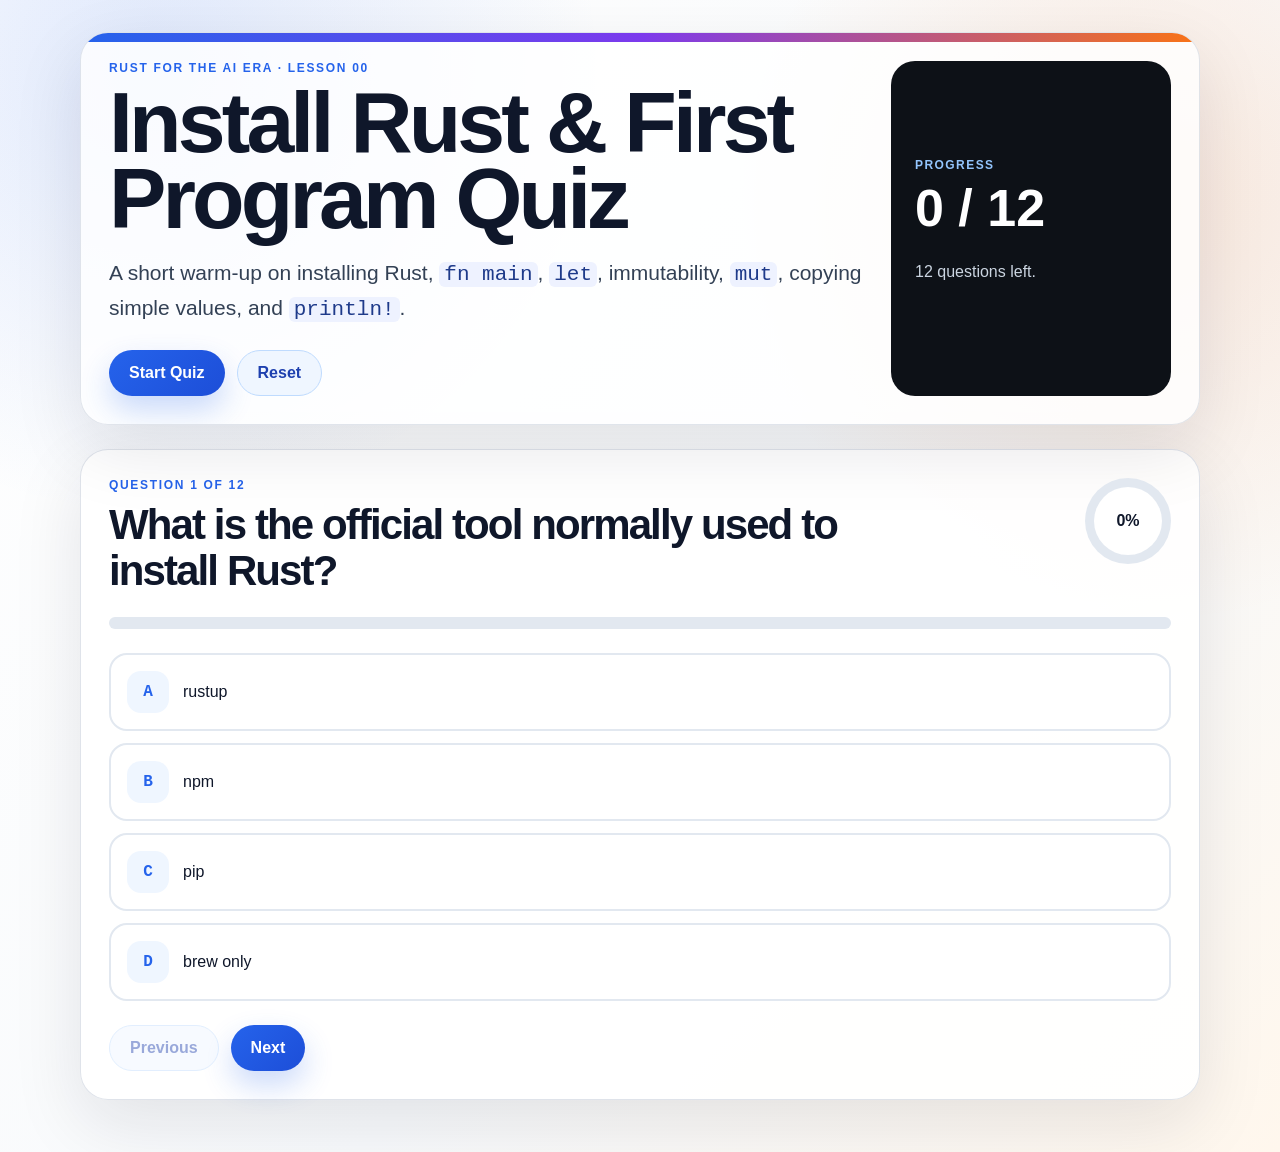
<file: lessons/00_install_and_first_program/quiz/index.html>
<!doctype html>
<html lang="en">
<head>
  <meta charset="utf-8" />
  <meta name="viewport" content="width=device-width, initial-scale=1" />
  <title>Rust First Program Quiz | Ayman Hamed</title>
  <link rel="stylesheet" href="styles.css" />
</head>
<body>
  <main class="app-shell">
    <section class="hero">
      <div>
        <p class="eyebrow">Rust for the AI Era · Lesson 00</p>
        <h1>Install Rust & First Program Quiz</h1>
        <p class="subtitle">A short warm-up on installing Rust, <code>fn main</code>, <code>let</code>, immutability, <code>mut</code>, copying simple values, and <code>println!</code>.</p>
        <div class="hero-actions">
          <button id="startBtn" class="primary-btn">Start Quiz</button>
          <button id="resetBtn" class="ghost-btn">Reset</button>
        </div>
      </div>
      <aside class="score-card">
        <span>Progress</span>
        <strong id="heroScore">0 / 12</strong>
        <p id="heroStatus">Ready when you are.</p>
      </aside>
    </section>

    <section class="quiz-panel">
      <div class="panel-topline">
        <div>
          <p class="small-label" id="questionCounter">Question 1 of 12</p>
          <h2 id="questionText">Press Start Quiz to begin.</h2>
        </div>
        <div class="progress-ring"><span id="progressPercent">0%</span></div>
      </div>
      <div class="progress-bar"><div id="progressFill"></div></div>
      <div id="options" class="options" role="radiogroup" aria-label="Answer choices"></div>
      <div id="feedback" class="feedback hidden"></div>
      <div class="quiz-actions">
        <button id="prevBtn" class="ghost-btn">Previous</button>
        <button id="nextBtn" class="primary-btn">Next</button>
      </div>
    </section>

    <section id="results" class="results hidden">
      <p class="eyebrow">Final Score</p>
      <h2>You finished Lesson 00.</h2>
      <p id="scoreLine" class="subtitle"></p>
      <div class="results-grid">
        <div class="metric"><strong id="correctMetric">0</strong><span>Correct</span></div>
        <div class="metric"><strong id="wrongMetric">0</strong><span>Needs Review</span></div>
        <div class="metric"><strong id="percentMetric">0%</strong><span>Mastery</span></div>
      </div>
      <div id="reviewList" class="review-list"></div>
      <blockquote class="ayman-note">
        <strong>Message from Ayman Hamed</strong>
        <p>Rust is strict from the first line, but that strictness is your safety system. Learn the small rules now, and the bigger concepts become easier.</p>
      </blockquote>
    </section>
  </main>
  <script src="script.js"></script>
</body>
</html>
</file>
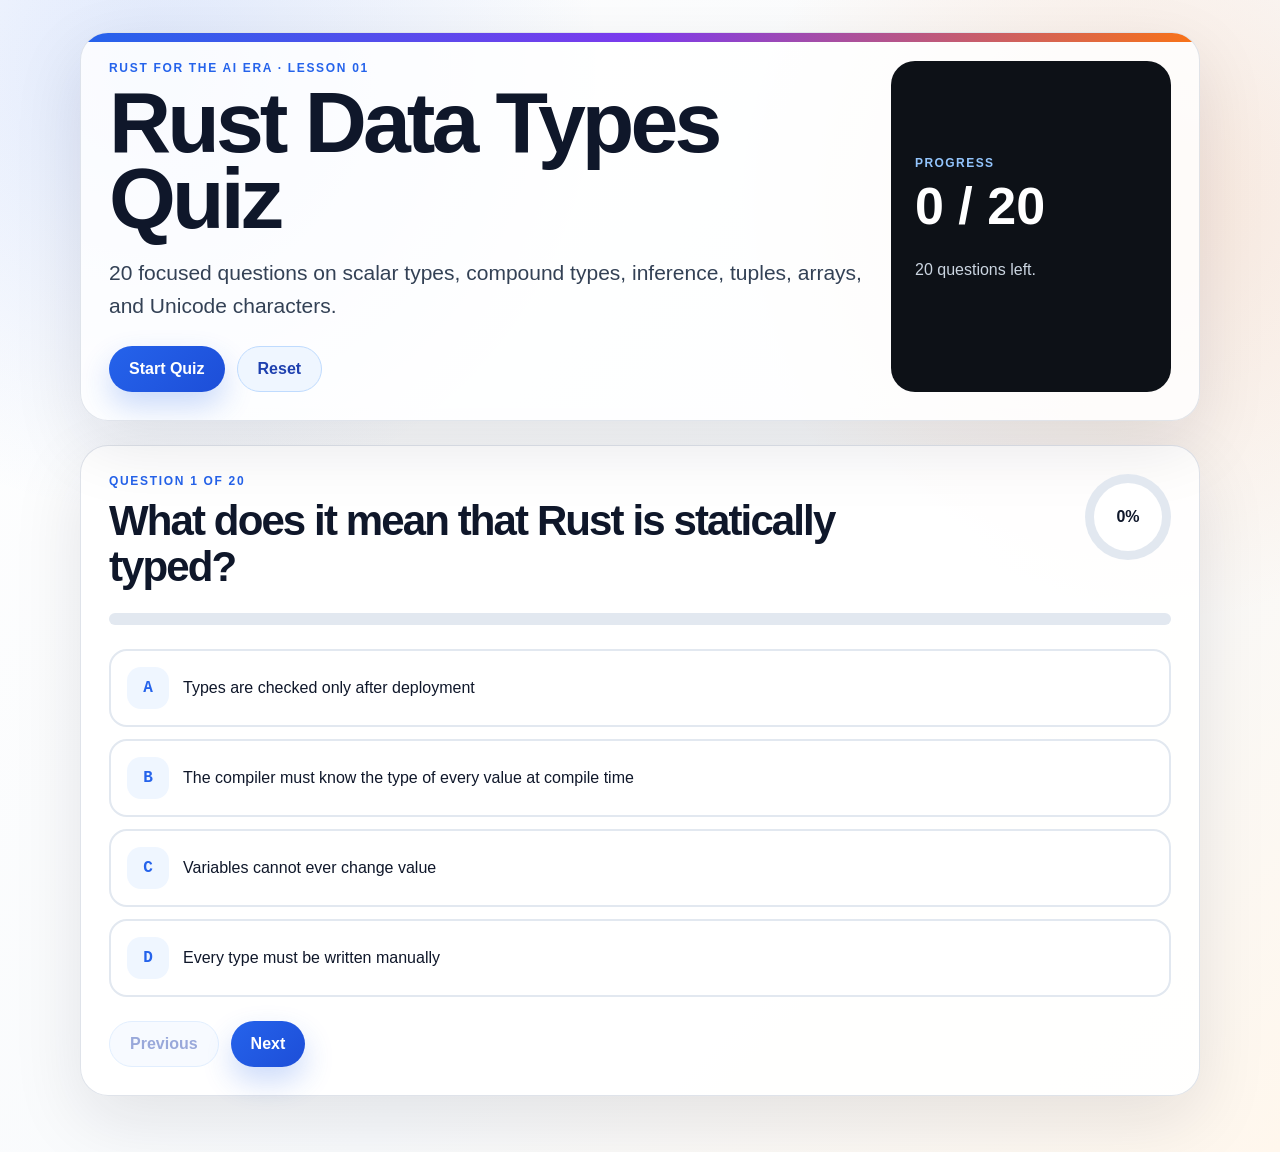
<file: lessons/01_data_types/quiz/index.html>
<!doctype html>
<html lang="en">
<head>
  <meta charset="utf-8" />
  <meta name="viewport" content="width=device-width, initial-scale=1" />
  <title>Rust Data Types Quiz | Ayman Hamed</title>
  <link rel="stylesheet" href="styles.css" />
</head>
<body>
  <main class="app-shell">
    <section class="hero">
      <div>
        <p class="eyebrow">Rust for the AI Era · Lesson 01</p>
        <h1>Rust Data Types Quiz</h1>
        <p class="subtitle">20 focused questions on scalar types, compound types, inference, tuples, arrays, and Unicode characters.</p>
        <div class="hero-actions">
          <button id="startBtn" class="primary-btn">Start Quiz</button>
          <button id="resetBtn" class="ghost-btn">Reset</button>
        </div>
      </div>
      <aside class="score-card">
        <span>Progress</span>
        <strong id="heroScore">0 / 20</strong>
        <p id="heroStatus">Ready when you are.</p>
      </aside>
    </section>

    <section class="quiz-panel">
      <div class="panel-topline">
        <div>
          <p class="small-label" id="questionCounter">Question 1 of 20</p>
          <h2 id="questionText">Press Start Quiz to begin.</h2>
        </div>
        <div class="progress-ring"><span id="progressPercent">0%</span></div>
      </div>
      <div class="progress-bar"><div id="progressFill"></div></div>
      <div id="options" class="options" role="radiogroup" aria-label="Answer choices"></div>
      <div id="feedback" class="feedback hidden"></div>
      <div class="quiz-actions">
        <button id="prevBtn" class="ghost-btn">Previous</button>
        <button id="nextBtn" class="primary-btn">Next</button>
      </div>
    </section>

    <section id="results" class="results hidden">
      <p class="eyebrow">Final Score</p>
      <h2>You finished Lesson 01.</h2>
      <p id="scoreLine" class="subtitle"></p>
      <div class="results-grid">
        <div class="metric"><strong id="correctMetric">0</strong><span>Correct</span></div>
        <div class="metric"><strong id="wrongMetric">0</strong><span>Needs Review</span></div>
        <div class="metric"><strong id="percentMetric">0%</strong><span>Mastery</span></div>
      </div>
      <div id="reviewList" class="review-list"></div>
      <blockquote class="ayman-note">
        <strong>Message from Ayman Hamed</strong>
        <p>Data types are not trivia. They are the vocabulary Rust uses to reason about your program. Learn them well, and the compiler becomes your teammate.</p>
      </blockquote>
    </section>
  </main>
  <script src="script.js"></script>
</body>
</html>
</file>
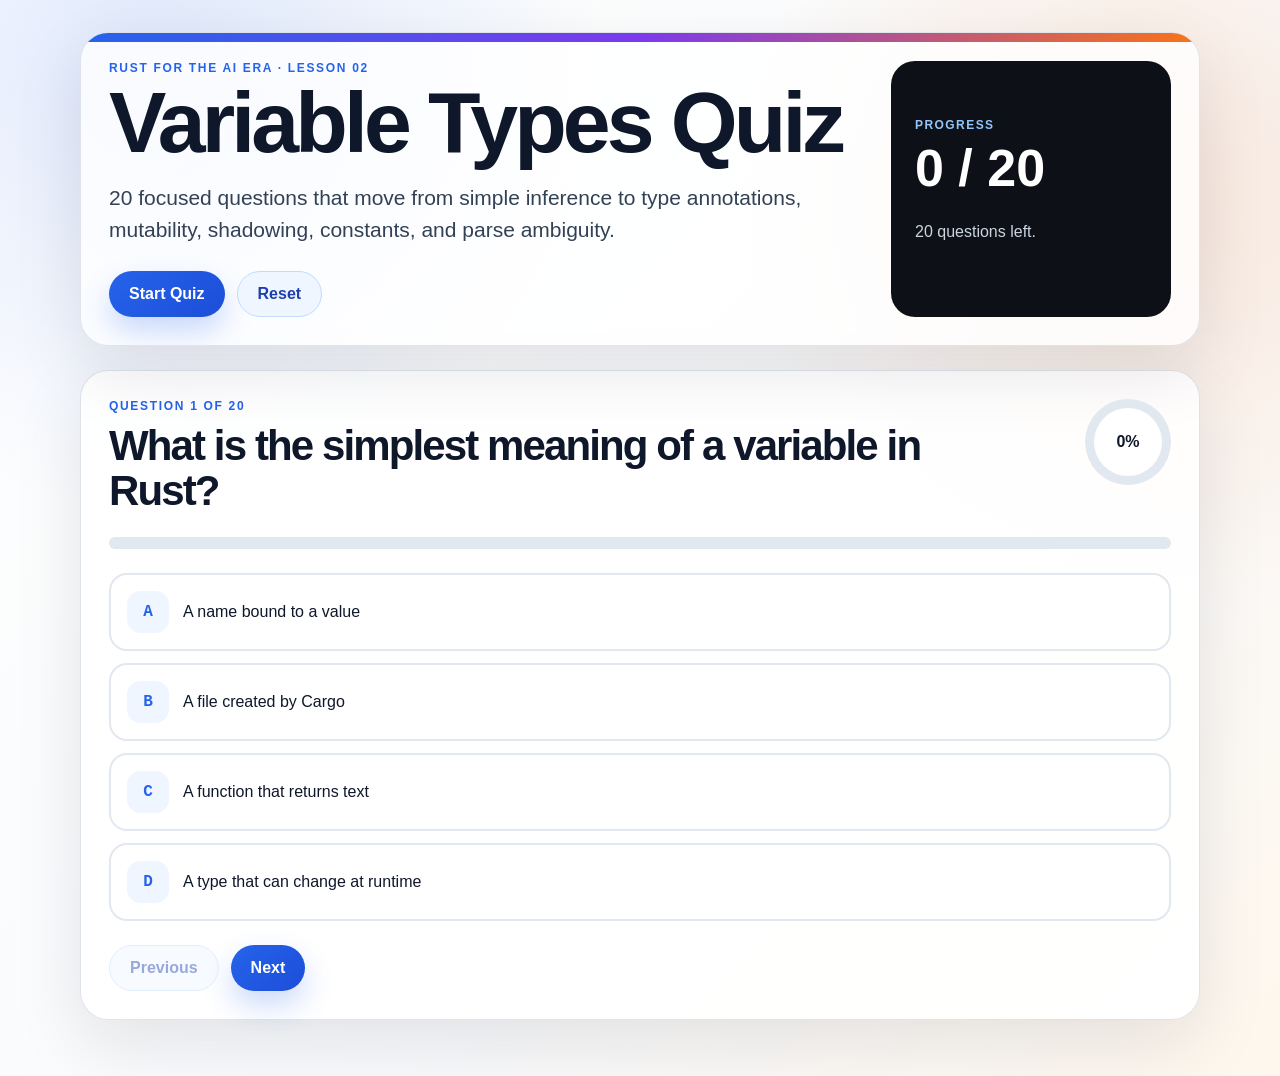
<file: lessons/02_variable_types/quiz/index.html>
<!doctype html>
<html lang="en">
<head>
  <meta charset="utf-8" />
  <meta name="viewport" content="width=device-width, initial-scale=1" />
  <title>Rust Variable Types Quiz | Ayman Hamed</title>
  <link rel="stylesheet" href="styles.css" />
</head>
<body>
  <main class="app-shell">
    <section class="hero">
      <div>
        <p class="eyebrow">Rust for the AI Era · Lesson 02</p>
        <h1>Variable Types Quiz</h1>
        <p class="subtitle">20 focused questions that move from simple inference to type annotations, mutability, shadowing, constants, and parse ambiguity.</p>
        <div class="hero-actions">
          <button id="startBtn" class="primary-btn">Start Quiz</button>
          <button id="resetBtn" class="ghost-btn">Reset</button>
        </div>
      </div>
      <aside class="score-card">
        <span>Progress</span>
        <strong id="heroScore">0 / 20</strong>
        <p id="heroStatus">Ready when you are.</p>
      </aside>
    </section>

    <section class="quiz-panel">
      <div class="panel-topline">
        <div>
          <p class="small-label" id="questionCounter">Question 1 of 20</p>
          <h2 id="questionText">Press Start Quiz to begin.</h2>
        </div>
        <div class="progress-ring"><span id="progressPercent">0%</span></div>
      </div>
      <div class="progress-bar"><div id="progressFill"></div></div>
      <div id="options" class="options" role="radiogroup" aria-label="Answer choices"></div>
      <div id="feedback" class="feedback hidden"></div>
      <div class="quiz-actions">
        <button id="prevBtn" class="ghost-btn">Previous</button>
        <button id="nextBtn" class="primary-btn">Next</button>
      </div>
    </section>

    <section id="results" class="results hidden">
      <p class="eyebrow">Final Score</p>
      <h2>You finished Lesson 02.</h2>
      <p id="scoreLine" class="subtitle"></p>
      <div class="results-grid">
        <div class="metric"><strong id="correctMetric">0</strong><span>Correct</span></div>
        <div class="metric"><strong id="wrongMetric">0</strong><span>Needs Review</span></div>
        <div class="metric"><strong id="percentMetric">0%</strong><span>Mastery</span></div>
      </div>
      <div id="reviewList" class="review-list"></div>
      <blockquote class="ayman-note">
        <strong>Message from Ayman Hamed</strong>
        <p>Variable types are where Rust starts feeling strict in a good way. Once you understand inference, annotations, mutability, and shadowing, compiler messages become much easier to read.</p>
      </blockquote>
    </section>
  </main>
  <script src="script.js"></script>
</body>
</html>
</file>
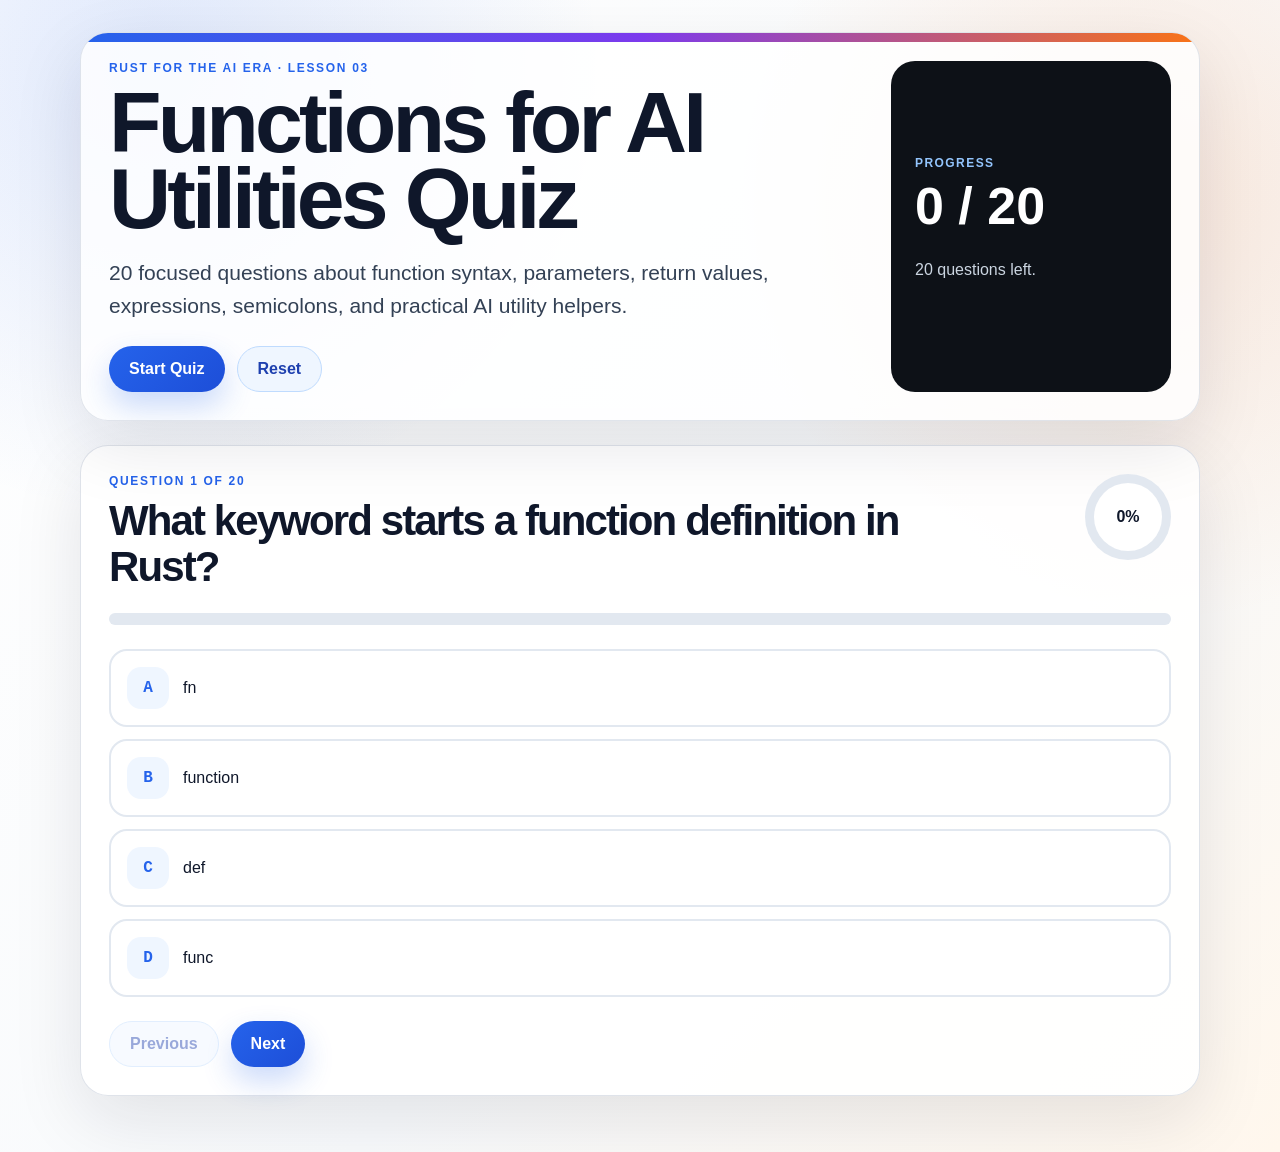
<file: lessons/03_functions_for_ai_utilities/quiz/index.html>
<!doctype html>
<html lang="en">
<head>
  <meta charset="utf-8" />
  <meta name="viewport" content="width=device-width, initial-scale=1" />
  <title>Rust Functions Quiz | Ayman Hamed</title>
  <link rel="stylesheet" href="styles.css" />
</head>
<body>
  <main class="app-shell">
    <section class="hero">
      <div>
        <p class="eyebrow">Rust for the AI Era · Lesson 03</p>
        <h1>Functions for AI Utilities Quiz</h1>
        <p class="subtitle">20 focused questions about function syntax, parameters, return values, expressions, semicolons, and practical AI utility helpers.</p>
        <div class="hero-actions">
          <button id="startBtn" class="primary-btn">Start Quiz</button>
          <button id="resetBtn" class="ghost-btn">Reset</button>
        </div>
      </div>
      <aside class="score-card">
        <span>Progress</span>
        <strong id="heroScore">0 / 20</strong>
        <p id="heroStatus">Ready when you are.</p>
      </aside>
    </section>

    <section class="quiz-panel">
      <div class="panel-topline">
        <div>
          <p class="small-label" id="questionCounter">Question 1 of 20</p>
          <h2 id="questionText">Press Start Quiz to begin.</h2>
        </div>
        <div class="progress-ring"><span id="progressPercent">0%</span></div>
      </div>
      <div class="progress-bar"><div id="progressFill"></div></div>
      <div id="options" class="options" role="radiogroup" aria-label="Answer choices"></div>
      <div id="feedback" class="feedback hidden"></div>
      <div class="quiz-actions">
        <button id="prevBtn" class="ghost-btn">Previous</button>
        <button id="nextBtn" class="primary-btn">Next</button>
      </div>
    </section>

    <section id="results" class="results hidden">
      <p class="eyebrow">Final Score</p>
      <h2>You finished Lesson 03.</h2>
      <p id="scoreLine" class="subtitle"></p>
      <div class="results-grid">
        <div class="metric"><strong id="correctMetric">0</strong><span>Correct</span></div>
        <div class="metric"><strong id="wrongMetric">0</strong><span>Needs Review</span></div>
        <div class="metric"><strong id="percentMetric">0%</strong><span>Mastery</span></div>
      </div>
      <div id="reviewList" class="review-list"></div>
      <blockquote class="ayman-note">
        <strong>Message from Ayman Hamed</strong>
        <p>Functions are where Rust starts becoming a tool-building language. Keep them small, name them clearly, and use them to explain your program while you build it.</p>
      </blockquote>
    </section>
  </main>
  <script src="script.js"></script>
</body>
</html>
</file>
<file: lessons/00_install_and_first_program/quiz/styles.css>
:root { --bg:#f8fafc; --paper:#fff; --ink:#0f172a; --muted:#64748b; --blue:#2563eb; --orange:#f97316; --green:#16a34a; --red:#dc2626; --line:#e2e8f0; --shadow:0 24px 70px rgba(15,23,42,.10); --radius:28px; }
*{box-sizing:border-box} body{margin:0;min-height:100vh;color:var(--ink);font-family:Inter,-apple-system,BlinkMacSystemFont,"Segoe UI",sans-serif;background:radial-gradient(circle at 12% 6%,rgba(37,99,235,.14),transparent 28rem),radial-gradient(circle at 90% 18%,rgba(249,115,22,.14),transparent 26rem),linear-gradient(135deg,#fff 0%,var(--bg) 62%,#fff7ed 100%)}
button{font:inherit}.app-shell{width:min(1120px,calc(100% - 32px));margin:0 auto;padding:32px 0 56px}.hero{display:grid;grid-template-columns:minmax(0,1fr) 280px;gap:24px;align-items:stretch;padding:28px;border:1px solid rgba(148,163,184,.28);border-radius:var(--radius);background:rgba(255,255,255,.80);box-shadow:var(--shadow);overflow:hidden;position:relative}.hero:before{content:"";position:absolute;inset:0 0 auto;height:9px;background:linear-gradient(90deg,var(--blue),#7c3aed,var(--orange))}.eyebrow,.small-label{margin:0 0 10px;color:var(--blue);font-size:12px;font-weight:900;letter-spacing:.14em;text-transform:uppercase}h1,h2{margin:0;letter-spacing:-.045em}h1{font-size:clamp(44px,8vw,86px);line-height:.88;max-width:780px}.subtitle{color:#334155;font-size:clamp(16px,2.1vw,21px);line-height:1.55;max-width:760px}.hero-actions,.quiz-actions{display:flex;flex-wrap:wrap;gap:12px;margin-top:24px}.primary-btn,.ghost-btn{border:0;border-radius:999px;padding:13px 20px;font-weight:900;cursor:pointer;transition:.18s}.primary-btn{color:#fff;background:linear-gradient(135deg,var(--blue),#1d4ed8);box-shadow:0 14px 30px rgba(37,99,235,.24)}.ghost-btn{color:#1e40af;background:#eff6ff;border:1px solid #bfdbfe}.primary-btn:hover,.ghost-btn:hover{transform:translateY(-2px)}.primary-btn:disabled,.ghost-btn:disabled{cursor:not-allowed;opacity:.45;transform:none;box-shadow:none}.score-card{display:flex;flex-direction:column;justify-content:center;gap:10px;padding:24px;border-radius:24px;background:#0d1117;color:#fff;min-height:220px}.score-card span{color:#93c5fd;font-weight:900;text-transform:uppercase;letter-spacing:.12em;font-size:12px}.score-card strong{font-size:52px;line-height:1}.score-card p{color:#cbd5e1;line-height:1.5}.quiz-panel,.results{margin-top:24px;padding:28px;border:1px solid rgba(148,163,184,.30);border-radius:var(--radius);background:rgba(255,255,255,.88);box-shadow:var(--shadow)}.panel-topline{display:flex;justify-content:space-between;gap:24px;align-items:start}.panel-topline h2{font-size:clamp(26px,4vw,42px);line-height:1.08;max-width:820px}.progress-ring{flex:0 0 auto;width:86px;height:86px;display:grid;place-items:center;border-radius:50%;background:conic-gradient(var(--blue) 0deg,#e2e8f0 0deg);font-weight:900;position:relative}.progress-ring:after{content:"";position:absolute;inset:9px;border-radius:50%;background:#fff}.progress-ring span{position:relative;z-index:1}.progress-bar{height:12px;border-radius:999px;background:#e2e8f0;margin:24px 0;overflow:hidden}#progressFill{height:100%;width:0;background:linear-gradient(90deg,var(--blue),var(--orange));border-radius:inherit;transition:width .25s}.options{display:grid;gap:12px}.option{width:100%;display:grid;grid-template-columns:42px 1fr;gap:14px;align-items:center;text-align:left;padding:16px;border:2px solid var(--line);border-radius:18px;color:var(--ink);background:#fff;cursor:pointer}.option:hover{border-color:#93c5fd;background:#f8fbff}.option__letter{width:42px;height:42px;display:grid;place-items:center;border-radius:14px;font-family:ui-monospace,SFMono-Regular,Menlo,monospace;font-weight:900;background:#eff6ff;color:var(--blue)}.option.selected{border-color:var(--blue);box-shadow:0 0 0 4px rgba(37,99,235,.12)}.option.correct{border-color:rgba(22,163,74,.75);background:#f0fdf4}.option.wrong{border-color:rgba(220,38,38,.65);background:#fef2f2}.feedback{margin-top:18px;padding:16px 18px;border-radius:18px;font-weight:800;line-height:1.45}.feedback.good{color:#166534;background:#dcfce7;border:1px solid #86efac}.feedback.bad{color:#991b1b;background:#fee2e2;border:1px solid #fecaca}.hidden{display:none!important}.results h2{font-size:clamp(34px,5vw,62px)}.results-grid{display:grid;grid-template-columns:repeat(3,1fr);gap:14px;margin:24px 0}.metric{padding:20px;border-radius:20px;background:#f8fafc;border:1px solid var(--line)}.metric strong{display:block;font-size:42px;letter-spacing:-.04em}.metric span{color:var(--muted);font-weight:800}.review-list{display:grid;gap:10px}.review-item{padding:14px 16px;border-radius:16px;background:#fff;border:1px solid var(--line)}.review-item span{color:var(--muted)}.ayman-note{margin:26px 0 0;padding:22px;border-left:6px solid var(--orange);border-radius:20px;background:#fff7ed;color:#431407}.ayman-note strong{display:block;margin-bottom:8px;font-size:18px}.ayman-note p{margin:0;line-height:1.65}code{font-family:ui-monospace,SFMono-Regular,Menlo,monospace;background:#eef2ff;color:#1e3a8a;border-radius:6px;padding:1px 5px}@media(max-width:760px){.app-shell{width:min(100% - 20px,1120px);padding-top:10px}.hero{grid-template-columns:1fr;padding:22px}.score-card{min-height:auto}.panel-topline{flex-direction:column}.results-grid{grid-template-columns:1fr}.option{grid-template-columns:36px 1fr;padding:14px}.option__letter{width:36px;height:36px}}
</file>
<file: lessons/01_data_types/quiz/styles.css>
:root { --bg:#f8fafc; --paper:#fff; --ink:#0f172a; --muted:#64748b; --blue:#2563eb; --orange:#f97316; --green:#16a34a; --red:#dc2626; --line:#e2e8f0; --shadow:0 24px 70px rgba(15,23,42,.10); --radius:28px; }
*{box-sizing:border-box} body{margin:0;min-height:100vh;color:var(--ink);font-family:Inter,-apple-system,BlinkMacSystemFont,"Segoe UI",sans-serif;background:radial-gradient(circle at 12% 6%,rgba(37,99,235,.14),transparent 28rem),radial-gradient(circle at 90% 18%,rgba(249,115,22,.14),transparent 26rem),linear-gradient(135deg,#fff 0%,var(--bg) 62%,#fff7ed 100%)}
button{font:inherit}.app-shell{width:min(1120px,calc(100% - 32px));margin:0 auto;padding:32px 0 56px}.hero{display:grid;grid-template-columns:minmax(0,1fr) 280px;gap:24px;align-items:stretch;padding:28px;border:1px solid rgba(148,163,184,.28);border-radius:var(--radius);background:rgba(255,255,255,.80);box-shadow:var(--shadow);overflow:hidden;position:relative}.hero:before{content:"";position:absolute;inset:0 0 auto;height:9px;background:linear-gradient(90deg,var(--blue),#7c3aed,var(--orange))}.eyebrow,.small-label{margin:0 0 10px;color:var(--blue);font-size:12px;font-weight:900;letter-spacing:.14em;text-transform:uppercase}h1,h2{margin:0;letter-spacing:-.045em}h1{font-size:clamp(44px,8vw,86px);line-height:.88;max-width:780px}.subtitle{color:#334155;font-size:clamp(16px,2.1vw,21px);line-height:1.55;max-width:760px}.hero-actions,.quiz-actions{display:flex;flex-wrap:wrap;gap:12px;margin-top:24px}.primary-btn,.ghost-btn{border:0;border-radius:999px;padding:13px 20px;font-weight:900;cursor:pointer;transition:.18s}.primary-btn{color:#fff;background:linear-gradient(135deg,var(--blue),#1d4ed8);box-shadow:0 14px 30px rgba(37,99,235,.24)}.ghost-btn{color:#1e40af;background:#eff6ff;border:1px solid #bfdbfe}.primary-btn:hover,.ghost-btn:hover{transform:translateY(-2px)}.primary-btn:disabled,.ghost-btn:disabled{cursor:not-allowed;opacity:.45;transform:none;box-shadow:none}.score-card{display:flex;flex-direction:column;justify-content:center;gap:10px;padding:24px;border-radius:24px;background:#0d1117;color:#fff;min-height:220px}.score-card span{color:#93c5fd;font-weight:900;text-transform:uppercase;letter-spacing:.12em;font-size:12px}.score-card strong{font-size:52px;line-height:1}.score-card p{color:#cbd5e1;line-height:1.5}.quiz-panel,.results{margin-top:24px;padding:28px;border:1px solid rgba(148,163,184,.30);border-radius:var(--radius);background:rgba(255,255,255,.88);box-shadow:var(--shadow)}.panel-topline{display:flex;justify-content:space-between;gap:24px;align-items:start}.panel-topline h2{font-size:clamp(26px,4vw,42px);line-height:1.08;max-width:820px}.progress-ring{flex:0 0 auto;width:86px;height:86px;display:grid;place-items:center;border-radius:50%;background:conic-gradient(var(--blue) 0deg,#e2e8f0 0deg);font-weight:900;position:relative}.progress-ring:after{content:"";position:absolute;inset:9px;border-radius:50%;background:#fff}.progress-ring span{position:relative;z-index:1}.progress-bar{height:12px;border-radius:999px;background:#e2e8f0;margin:24px 0;overflow:hidden}#progressFill{height:100%;width:0;background:linear-gradient(90deg,var(--blue),var(--orange));border-radius:inherit;transition:width .25s}.options{display:grid;gap:12px}.option{width:100%;display:grid;grid-template-columns:42px 1fr;gap:14px;align-items:center;text-align:left;padding:16px;border:2px solid var(--line);border-radius:18px;color:var(--ink);background:#fff;cursor:pointer}.option:hover{border-color:#93c5fd;background:#f8fbff}.option__letter{width:42px;height:42px;display:grid;place-items:center;border-radius:14px;font-family:ui-monospace,SFMono-Regular,Menlo,monospace;font-weight:900;background:#eff6ff;color:var(--blue)}.option.selected{border-color:var(--blue);box-shadow:0 0 0 4px rgba(37,99,235,.12)}.option.correct{border-color:rgba(22,163,74,.75);background:#f0fdf4}.option.wrong{border-color:rgba(220,38,38,.65);background:#fef2f2}.feedback{margin-top:18px;padding:16px 18px;border-radius:18px;font-weight:800;line-height:1.45}.feedback.good{color:#166534;background:#dcfce7;border:1px solid #86efac}.feedback.bad{color:#991b1b;background:#fee2e2;border:1px solid #fecaca}.hidden{display:none!important}.results h2{font-size:clamp(34px,5vw,62px)}.results-grid{display:grid;grid-template-columns:repeat(3,1fr);gap:14px;margin:24px 0}.metric{padding:20px;border-radius:20px;background:#f8fafc;border:1px solid var(--line)}.metric strong{display:block;font-size:42px;letter-spacing:-.04em}.metric span{color:var(--muted);font-weight:800}.review-list{display:grid;gap:10px}.review-item{padding:14px 16px;border-radius:16px;background:#fff;border:1px solid var(--line)}.review-item span{color:var(--muted)}.ayman-note{margin:26px 0 0;padding:22px;border-left:6px solid var(--orange);border-radius:20px;background:#fff7ed;color:#431407}.ayman-note strong{display:block;margin-bottom:8px;font-size:18px}.ayman-note p{margin:0;line-height:1.65}code{font-family:ui-monospace,SFMono-Regular,Menlo,monospace;background:#eef2ff;color:#1e3a8a;border-radius:6px;padding:1px 5px}@media(max-width:760px){.app-shell{width:min(100% - 20px,1120px);padding-top:10px}.hero{grid-template-columns:1fr;padding:22px}.score-card{min-height:auto}.panel-topline{flex-direction:column}.results-grid{grid-template-columns:1fr}.option{grid-template-columns:36px 1fr;padding:14px}.option__letter{width:36px;height:36px}}
</file>
<file: lessons/02_variable_types/quiz/styles.css>
:root { --bg:#f8fafc; --paper:#fff; --ink:#0f172a; --muted:#64748b; --blue:#2563eb; --orange:#f97316; --green:#16a34a; --red:#dc2626; --line:#e2e8f0; --shadow:0 24px 70px rgba(15,23,42,.10); --radius:28px; }
*{box-sizing:border-box} body{margin:0;min-height:100vh;color:var(--ink);font-family:Inter,-apple-system,BlinkMacSystemFont,"Segoe UI",sans-serif;background:radial-gradient(circle at 12% 6%,rgba(37,99,235,.14),transparent 28rem),radial-gradient(circle at 90% 18%,rgba(249,115,22,.14),transparent 26rem),linear-gradient(135deg,#fff 0%,var(--bg) 62%,#fff7ed 100%)}
button{font:inherit}.app-shell{width:min(1120px,calc(100% - 32px));margin:0 auto;padding:32px 0 56px}.hero{display:grid;grid-template-columns:minmax(0,1fr) 280px;gap:24px;align-items:stretch;padding:28px;border:1px solid rgba(148,163,184,.28);border-radius:var(--radius);background:rgba(255,255,255,.80);box-shadow:var(--shadow);overflow:hidden;position:relative}.hero:before{content:"";position:absolute;inset:0 0 auto;height:9px;background:linear-gradient(90deg,var(--blue),#7c3aed,var(--orange))}.eyebrow,.small-label{margin:0 0 10px;color:var(--blue);font-size:12px;font-weight:900;letter-spacing:.14em;text-transform:uppercase}h1,h2{margin:0;letter-spacing:-.045em}h1{font-size:clamp(44px,8vw,86px);line-height:.88;max-width:780px}.subtitle{color:#334155;font-size:clamp(16px,2.1vw,21px);line-height:1.55;max-width:760px}.hero-actions,.quiz-actions{display:flex;flex-wrap:wrap;gap:12px;margin-top:24px}.primary-btn,.ghost-btn{border:0;border-radius:999px;padding:13px 20px;font-weight:900;cursor:pointer;transition:.18s}.primary-btn{color:#fff;background:linear-gradient(135deg,var(--blue),#1d4ed8);box-shadow:0 14px 30px rgba(37,99,235,.24)}.ghost-btn{color:#1e40af;background:#eff6ff;border:1px solid #bfdbfe}.primary-btn:hover,.ghost-btn:hover{transform:translateY(-2px)}.primary-btn:disabled,.ghost-btn:disabled{cursor:not-allowed;opacity:.45;transform:none;box-shadow:none}.score-card{display:flex;flex-direction:column;justify-content:center;gap:10px;padding:24px;border-radius:24px;background:#0d1117;color:#fff;min-height:220px}.score-card span{color:#93c5fd;font-weight:900;text-transform:uppercase;letter-spacing:.12em;font-size:12px}.score-card strong{font-size:52px;line-height:1}.score-card p{color:#cbd5e1;line-height:1.5}.quiz-panel,.results{margin-top:24px;padding:28px;border:1px solid rgba(148,163,184,.30);border-radius:var(--radius);background:rgba(255,255,255,.88);box-shadow:var(--shadow)}.panel-topline{display:flex;justify-content:space-between;gap:24px;align-items:start}.panel-topline h2{font-size:clamp(26px,4vw,42px);line-height:1.08;max-width:820px}.progress-ring{flex:0 0 auto;width:86px;height:86px;display:grid;place-items:center;border-radius:50%;background:conic-gradient(var(--blue) 0deg,#e2e8f0 0deg);font-weight:900;position:relative}.progress-ring:after{content:"";position:absolute;inset:9px;border-radius:50%;background:#fff}.progress-ring span{position:relative;z-index:1}.progress-bar{height:12px;border-radius:999px;background:#e2e8f0;margin:24px 0;overflow:hidden}#progressFill{height:100%;width:0;background:linear-gradient(90deg,var(--blue),var(--orange));border-radius:inherit;transition:width .25s}.options{display:grid;gap:12px}.option{width:100%;display:grid;grid-template-columns:42px 1fr;gap:14px;align-items:center;text-align:left;padding:16px;border:2px solid var(--line);border-radius:18px;color:var(--ink);background:#fff;cursor:pointer}.option:hover{border-color:#93c5fd;background:#f8fbff}.option__letter{width:42px;height:42px;display:grid;place-items:center;border-radius:14px;font-family:ui-monospace,SFMono-Regular,Menlo,monospace;font-weight:900;background:#eff6ff;color:var(--blue)}.option.selected{border-color:var(--blue);box-shadow:0 0 0 4px rgba(37,99,235,.12)}.option.correct{border-color:rgba(22,163,74,.75);background:#f0fdf4}.option.wrong{border-color:rgba(220,38,38,.65);background:#fef2f2}.feedback{margin-top:18px;padding:16px 18px;border-radius:18px;font-weight:800;line-height:1.45}.feedback.good{color:#166534;background:#dcfce7;border:1px solid #86efac}.feedback.bad{color:#991b1b;background:#fee2e2;border:1px solid #fecaca}.hidden{display:none!important}.results h2{font-size:clamp(34px,5vw,62px)}.results-grid{display:grid;grid-template-columns:repeat(3,1fr);gap:14px;margin:24px 0}.metric{padding:20px;border-radius:20px;background:#f8fafc;border:1px solid var(--line)}.metric strong{display:block;font-size:42px;letter-spacing:-.04em}.metric span{color:var(--muted);font-weight:800}.review-list{display:grid;gap:10px}.review-item{padding:14px 16px;border-radius:16px;background:#fff;border:1px solid var(--line)}.review-item span{color:var(--muted)}.ayman-note{margin:26px 0 0;padding:22px;border-left:6px solid var(--orange);border-radius:20px;background:#fff7ed;color:#431407}.ayman-note strong{display:block;margin-bottom:8px;font-size:18px}.ayman-note p{margin:0;line-height:1.65}code{font-family:ui-monospace,SFMono-Regular,Menlo,monospace;background:#eef2ff;color:#1e3a8a;border-radius:6px;padding:1px 5px}@media(max-width:760px){.app-shell{width:min(100% - 20px,1120px);padding-top:10px}.hero{grid-template-columns:1fr;padding:22px}.score-card{min-height:auto}.panel-topline{flex-direction:column}.results-grid{grid-template-columns:1fr}.option{grid-template-columns:36px 1fr;padding:14px}.option__letter{width:36px;height:36px}}
</file>
<file: lessons/03_functions_for_ai_utilities/quiz/styles.css>
:root { --bg:#f8fafc; --paper:#fff; --ink:#0f172a; --muted:#64748b; --blue:#2563eb; --orange:#f97316; --green:#16a34a; --red:#dc2626; --line:#e2e8f0; --shadow:0 24px 70px rgba(15,23,42,.10); --radius:28px; }
*{box-sizing:border-box} body{margin:0;min-height:100vh;color:var(--ink);font-family:Inter,-apple-system,BlinkMacSystemFont,"Segoe UI",sans-serif;background:radial-gradient(circle at 12% 6%,rgba(37,99,235,.14),transparent 28rem),radial-gradient(circle at 90% 18%,rgba(249,115,22,.14),transparent 26rem),linear-gradient(135deg,#fff 0%,var(--bg) 62%,#fff7ed 100%)}
button{font:inherit}.app-shell{width:min(1120px,calc(100% - 32px));margin:0 auto;padding:32px 0 56px}.hero{display:grid;grid-template-columns:minmax(0,1fr) 280px;gap:24px;align-items:stretch;padding:28px;border:1px solid rgba(148,163,184,.28);border-radius:var(--radius);background:rgba(255,255,255,.80);box-shadow:var(--shadow);overflow:hidden;position:relative}.hero:before{content:"";position:absolute;inset:0 0 auto;height:9px;background:linear-gradient(90deg,var(--blue),#7c3aed,var(--orange))}.eyebrow,.small-label{margin:0 0 10px;color:var(--blue);font-size:12px;font-weight:900;letter-spacing:.14em;text-transform:uppercase}h1,h2{margin:0;letter-spacing:-.045em}h1{font-size:clamp(44px,8vw,86px);line-height:.88;max-width:780px}.subtitle{color:#334155;font-size:clamp(16px,2.1vw,21px);line-height:1.55;max-width:760px}.hero-actions,.quiz-actions{display:flex;flex-wrap:wrap;gap:12px;margin-top:24px}.primary-btn,.ghost-btn{border:0;border-radius:999px;padding:13px 20px;font-weight:900;cursor:pointer;transition:.18s}.primary-btn{color:#fff;background:linear-gradient(135deg,var(--blue),#1d4ed8);box-shadow:0 14px 30px rgba(37,99,235,.24)}.ghost-btn{color:#1e40af;background:#eff6ff;border:1px solid #bfdbfe}.primary-btn:hover,.ghost-btn:hover{transform:translateY(-2px)}.primary-btn:disabled,.ghost-btn:disabled{cursor:not-allowed;opacity:.45;transform:none;box-shadow:none}.score-card{display:flex;flex-direction:column;justify-content:center;gap:10px;padding:24px;border-radius:24px;background:#0d1117;color:#fff;min-height:220px}.score-card span{color:#93c5fd;font-weight:900;text-transform:uppercase;letter-spacing:.12em;font-size:12px}.score-card strong{font-size:52px;line-height:1}.score-card p{color:#cbd5e1;line-height:1.5}.quiz-panel,.results{margin-top:24px;padding:28px;border:1px solid rgba(148,163,184,.30);border-radius:var(--radius);background:rgba(255,255,255,.88);box-shadow:var(--shadow)}.panel-topline{display:flex;justify-content:space-between;gap:24px;align-items:start}.panel-topline h2{font-size:clamp(26px,4vw,42px);line-height:1.08;max-width:820px}.progress-ring{flex:0 0 auto;width:86px;height:86px;display:grid;place-items:center;border-radius:50%;background:conic-gradient(var(--blue) 0deg,#e2e8f0 0deg);font-weight:900;position:relative}.progress-ring:after{content:"";position:absolute;inset:9px;border-radius:50%;background:#fff}.progress-ring span{position:relative;z-index:1}.progress-bar{height:12px;border-radius:999px;background:#e2e8f0;margin:24px 0;overflow:hidden}#progressFill{height:100%;width:0;background:linear-gradient(90deg,var(--blue),var(--orange));border-radius:inherit;transition:width .25s}.options{display:grid;gap:12px}.option{width:100%;display:grid;grid-template-columns:42px 1fr;gap:14px;align-items:center;text-align:left;padding:16px;border:2px solid var(--line);border-radius:18px;color:var(--ink);background:#fff;cursor:pointer}.option:hover{border-color:#93c5fd;background:#f8fbff}.option__letter{width:42px;height:42px;display:grid;place-items:center;border-radius:14px;font-family:ui-monospace,SFMono-Regular,Menlo,monospace;font-weight:900;background:#eff6ff;color:var(--blue)}.option.selected{border-color:var(--blue);box-shadow:0 0 0 4px rgba(37,99,235,.12)}.option.correct{border-color:rgba(22,163,74,.75);background:#f0fdf4}.option.wrong{border-color:rgba(220,38,38,.65);background:#fef2f2}.feedback{margin-top:18px;padding:16px 18px;border-radius:18px;font-weight:800;line-height:1.45}.feedback.good{color:#166534;background:#dcfce7;border:1px solid #86efac}.feedback.bad{color:#991b1b;background:#fee2e2;border:1px solid #fecaca}.hidden{display:none!important}.results h2{font-size:clamp(34px,5vw,62px)}.results-grid{display:grid;grid-template-columns:repeat(3,1fr);gap:14px;margin:24px 0}.metric{padding:20px;border-radius:20px;background:#f8fafc;border:1px solid var(--line)}.metric strong{display:block;font-size:42px;letter-spacing:-.04em}.metric span{color:var(--muted);font-weight:800}.review-list{display:grid;gap:10px}.review-item{padding:14px 16px;border-radius:16px;background:#fff;border:1px solid var(--line)}.review-item span{color:var(--muted)}.ayman-note{margin:26px 0 0;padding:22px;border-left:6px solid var(--orange);border-radius:20px;background:#fff7ed;color:#431407}.ayman-note strong{display:block;margin-bottom:8px;font-size:18px}.ayman-note p{margin:0;line-height:1.65}code{font-family:ui-monospace,SFMono-Regular,Menlo,monospace;background:#eef2ff;color:#1e3a8a;border-radius:6px;padding:1px 5px}@media(max-width:760px){.app-shell{width:min(100% - 20px,1120px);padding-top:10px}.hero{grid-template-columns:1fr;padding:22px}.score-card{min-height:auto}.panel-topline{flex-direction:column}.results-grid{grid-template-columns:1fr}.option{grid-template-columns:36px 1fr;padding:14px}.option__letter{width:36px;height:36px}}
</file>
